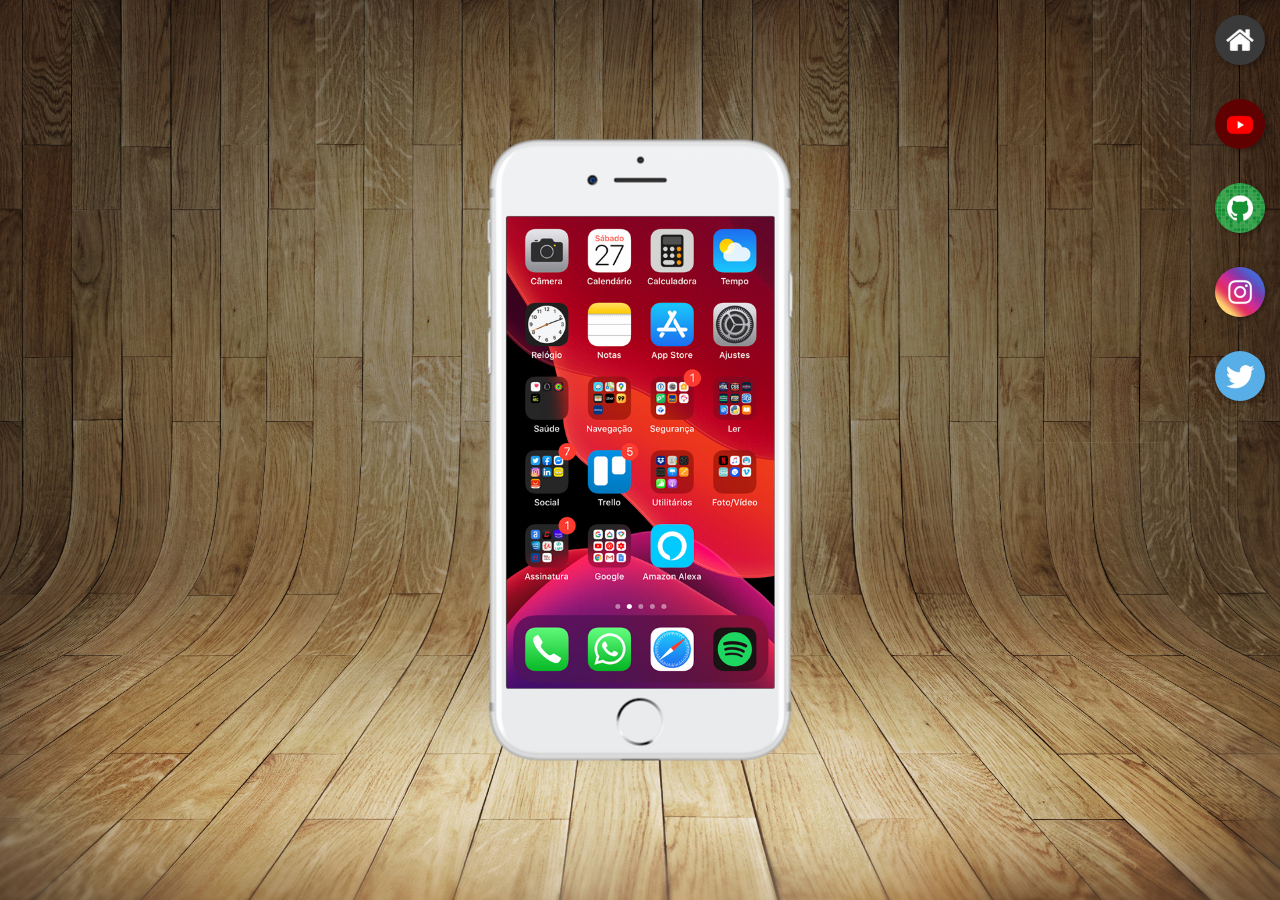
<file: index.html>
<!DOCTYPE html>
<html lang="pt-br">
<head>
    <meta charset="UTF-8">
    <meta name="viewport" content="width=device-width, initial-scale=1.0">
    <link rel="shortcut icon" href="favicon.ico" type="image/x-icon">
    <link rel="stylesheet" href="estilos/style.css">
    <title>Projeto Redes Sociais</title>
</head>
<body>

    <main>

        <section id="telefone">
            <iframe src="home.html" name="tela" id="tela" frameborder="0">
                o seu navegador nao e compativel com iframes
            </iframe>
        </section>

        <section id="redes">
            
            <a href="home.html" target="tela"><img src="imagens/logo-home.jpg" alt="home"></a> <br>
            <a href="youtube.html" target="tela"><img src="imagens/logo-youtube.jpg" alt="youtube"></a> <br>
            <a href="github.html" target="tela"><img src="imagens/logo-github.jpg" alt="github"></a> <br>
            <a href="instagram.html" target="tela"><img src="imagens/logo-instagram.jpg" alt="instagram"></a> <br>
            <a href="twitter.html" target="tela"><img src="imagens/logo-twitter.jpg" alt="twitter"></a>

        </section>

    </main>

</body>
</html>
</file>
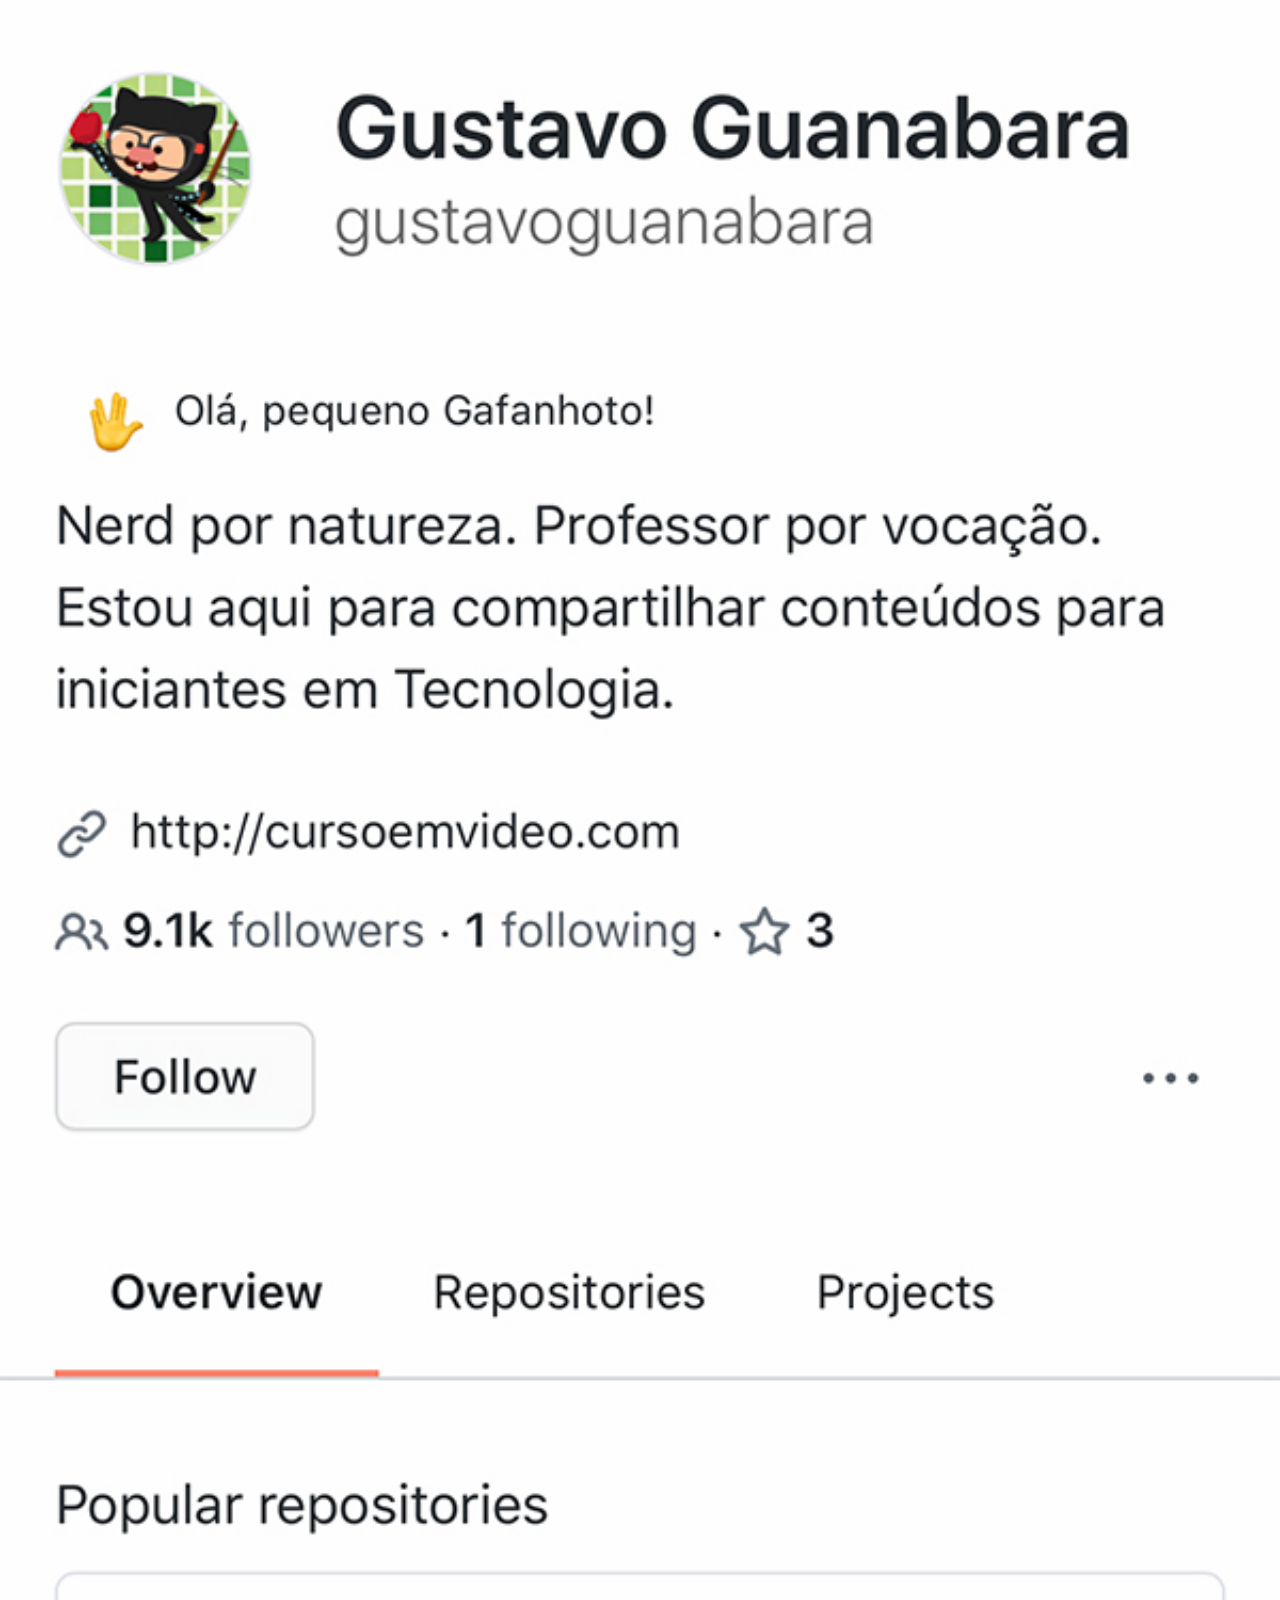
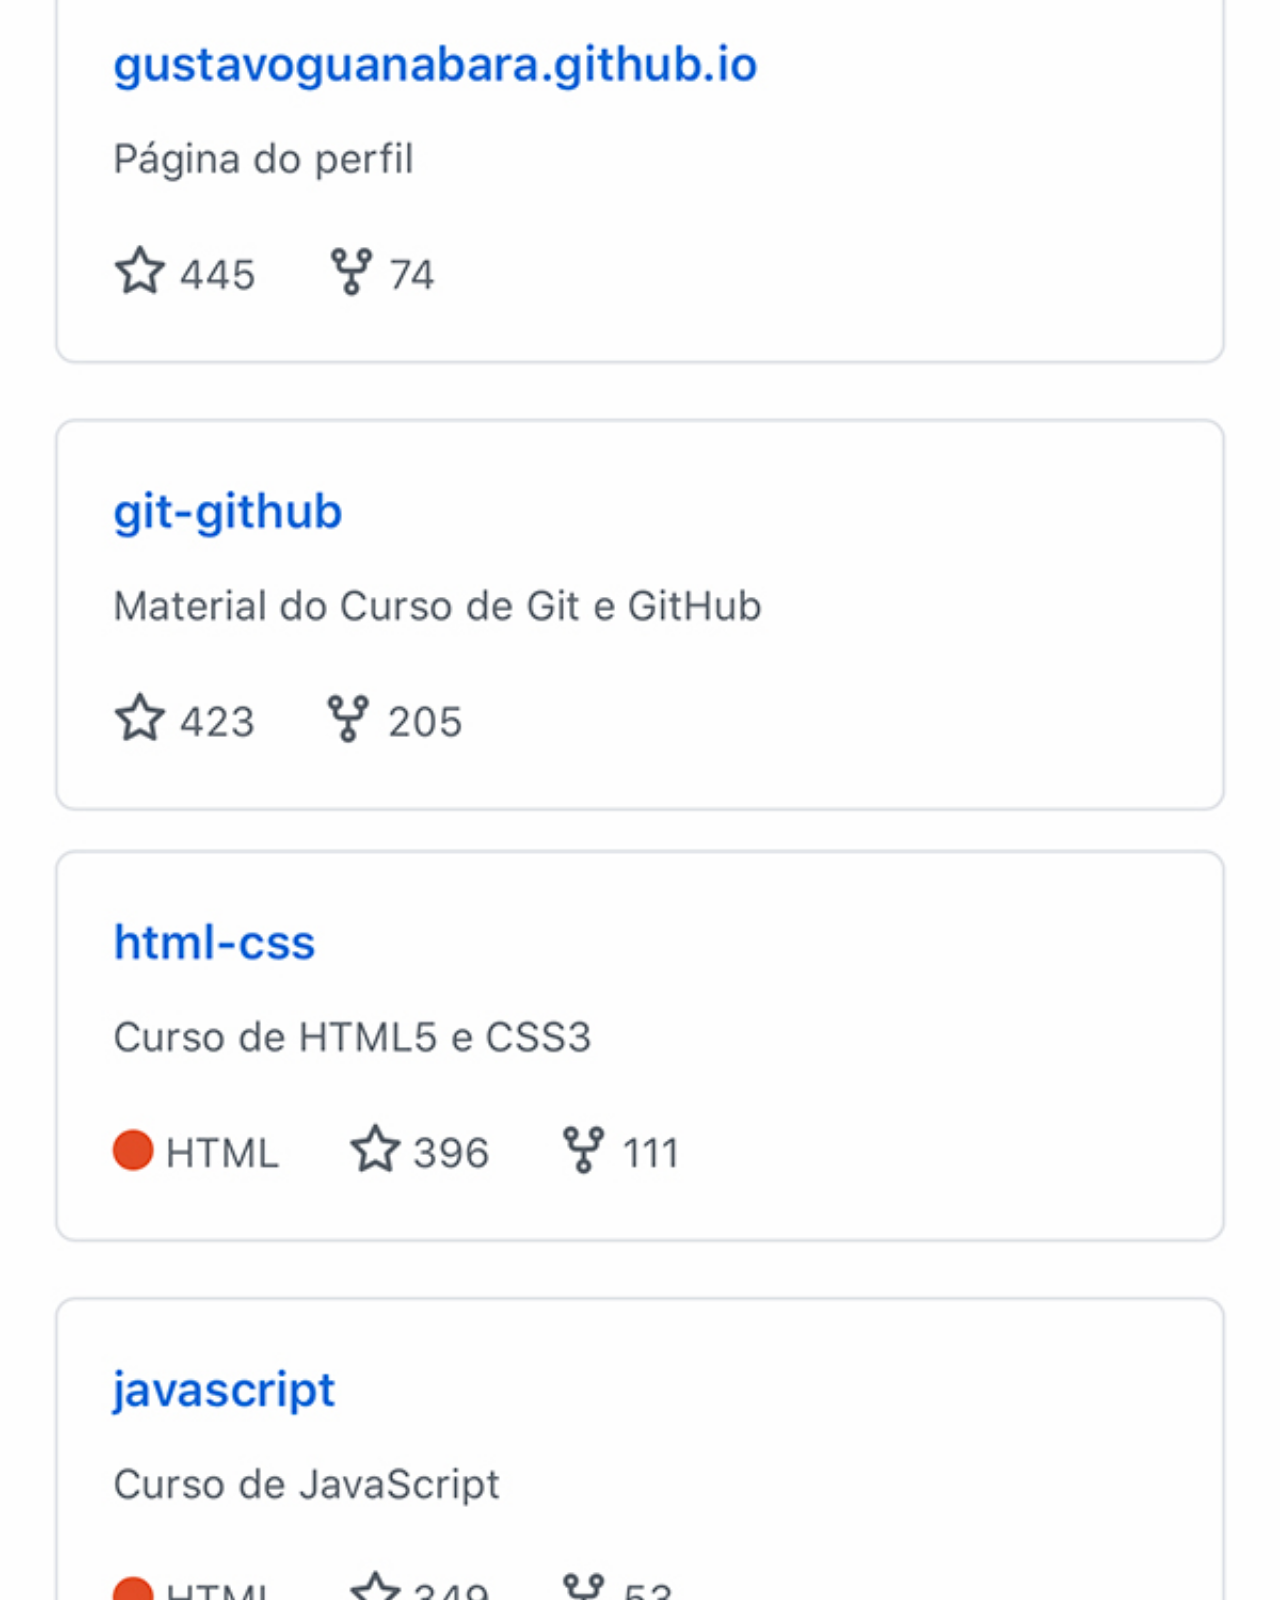
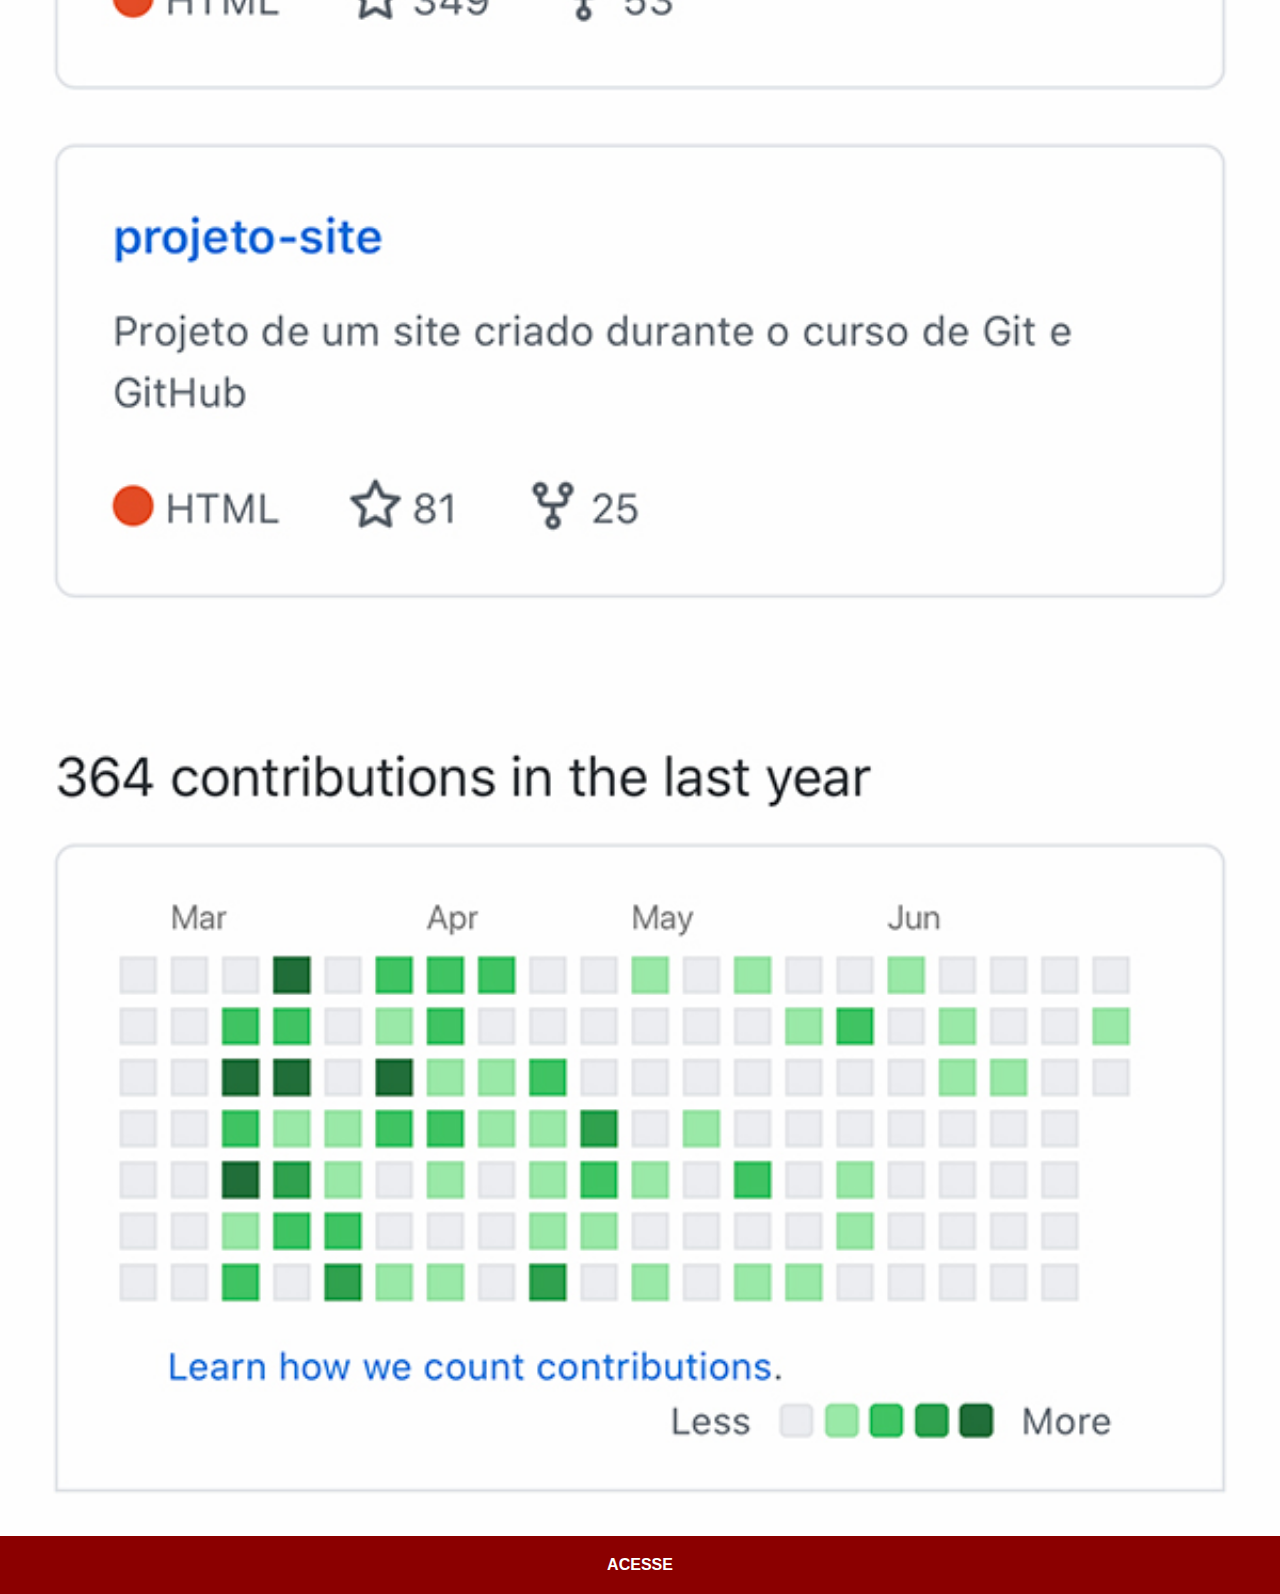
<file: github.html>
<!DOCTYPE html>
<html lang="pt-br">
<head>
    <meta charset="UTF-8">
    <meta name="viewport" content="width=device-width, initial-scale=1.0">
    <link rel="stylesheet" href="estilos/social.css">
    <title>Github</title>
</head>
<body>
    <img src="imagens/tela-github.jpg" alt="github">
    <a href="https://github.com/gustavoguanabara/" target="_blank">ACESSE</a>
</body>
</html>
</file>
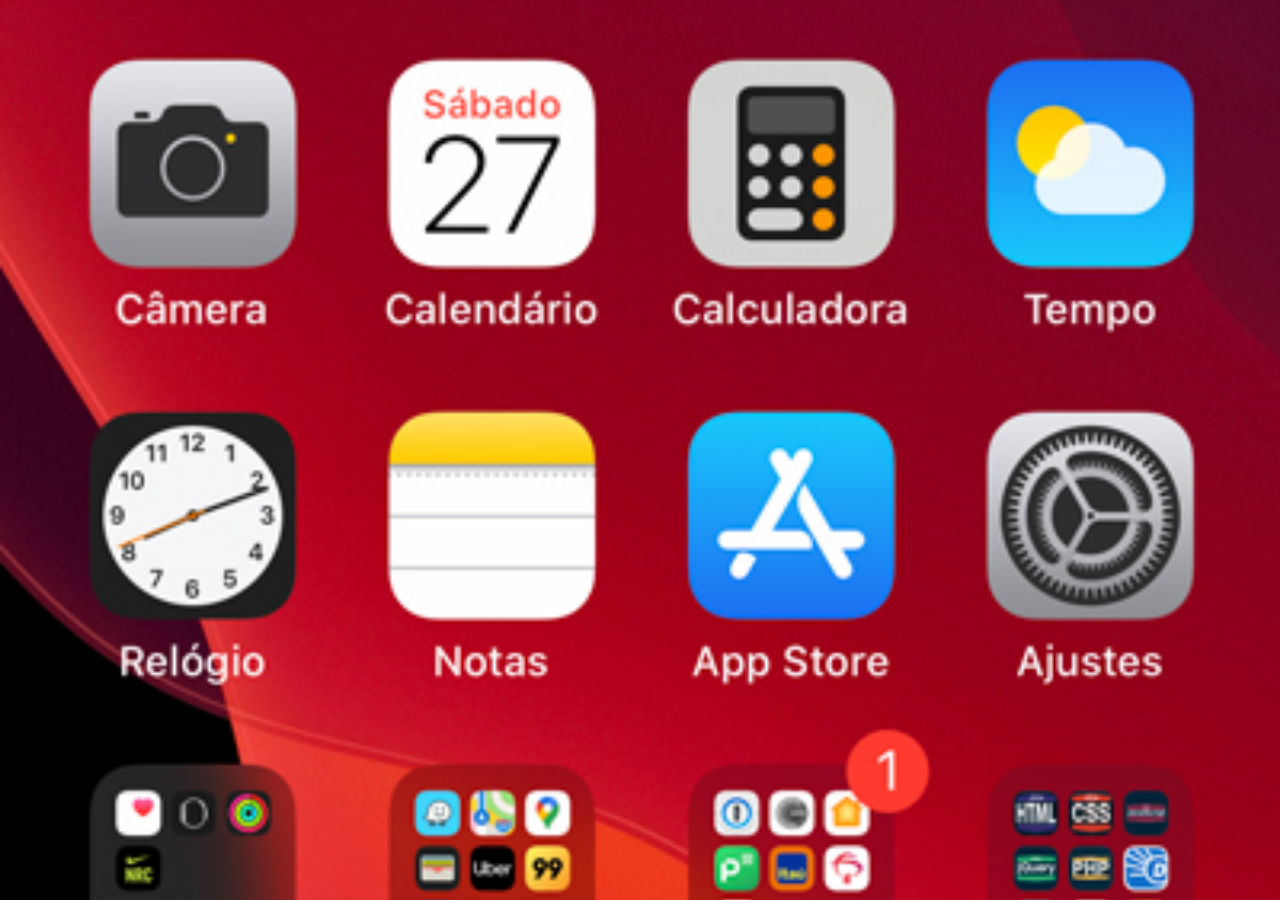
<file: home.html>
<!DOCTYPE html>
<html lang="pt-br">
<head>
    <meta charset="UTF-8">
    <meta name="viewport" content="width=device-width, initial-scale=1.0">
    <title>Home</title>
    <style>
        * {
            margin: 0px;
            padding: 0px;
        }

        body {
            width: 100vw;
            height: 100vh;
            background: black url(imagens/tela-home.jpg) no-repeat top center;
            background-size: cover;
            
        }


    </style>
</head>
<body>
    
</body>
</html>
</file>
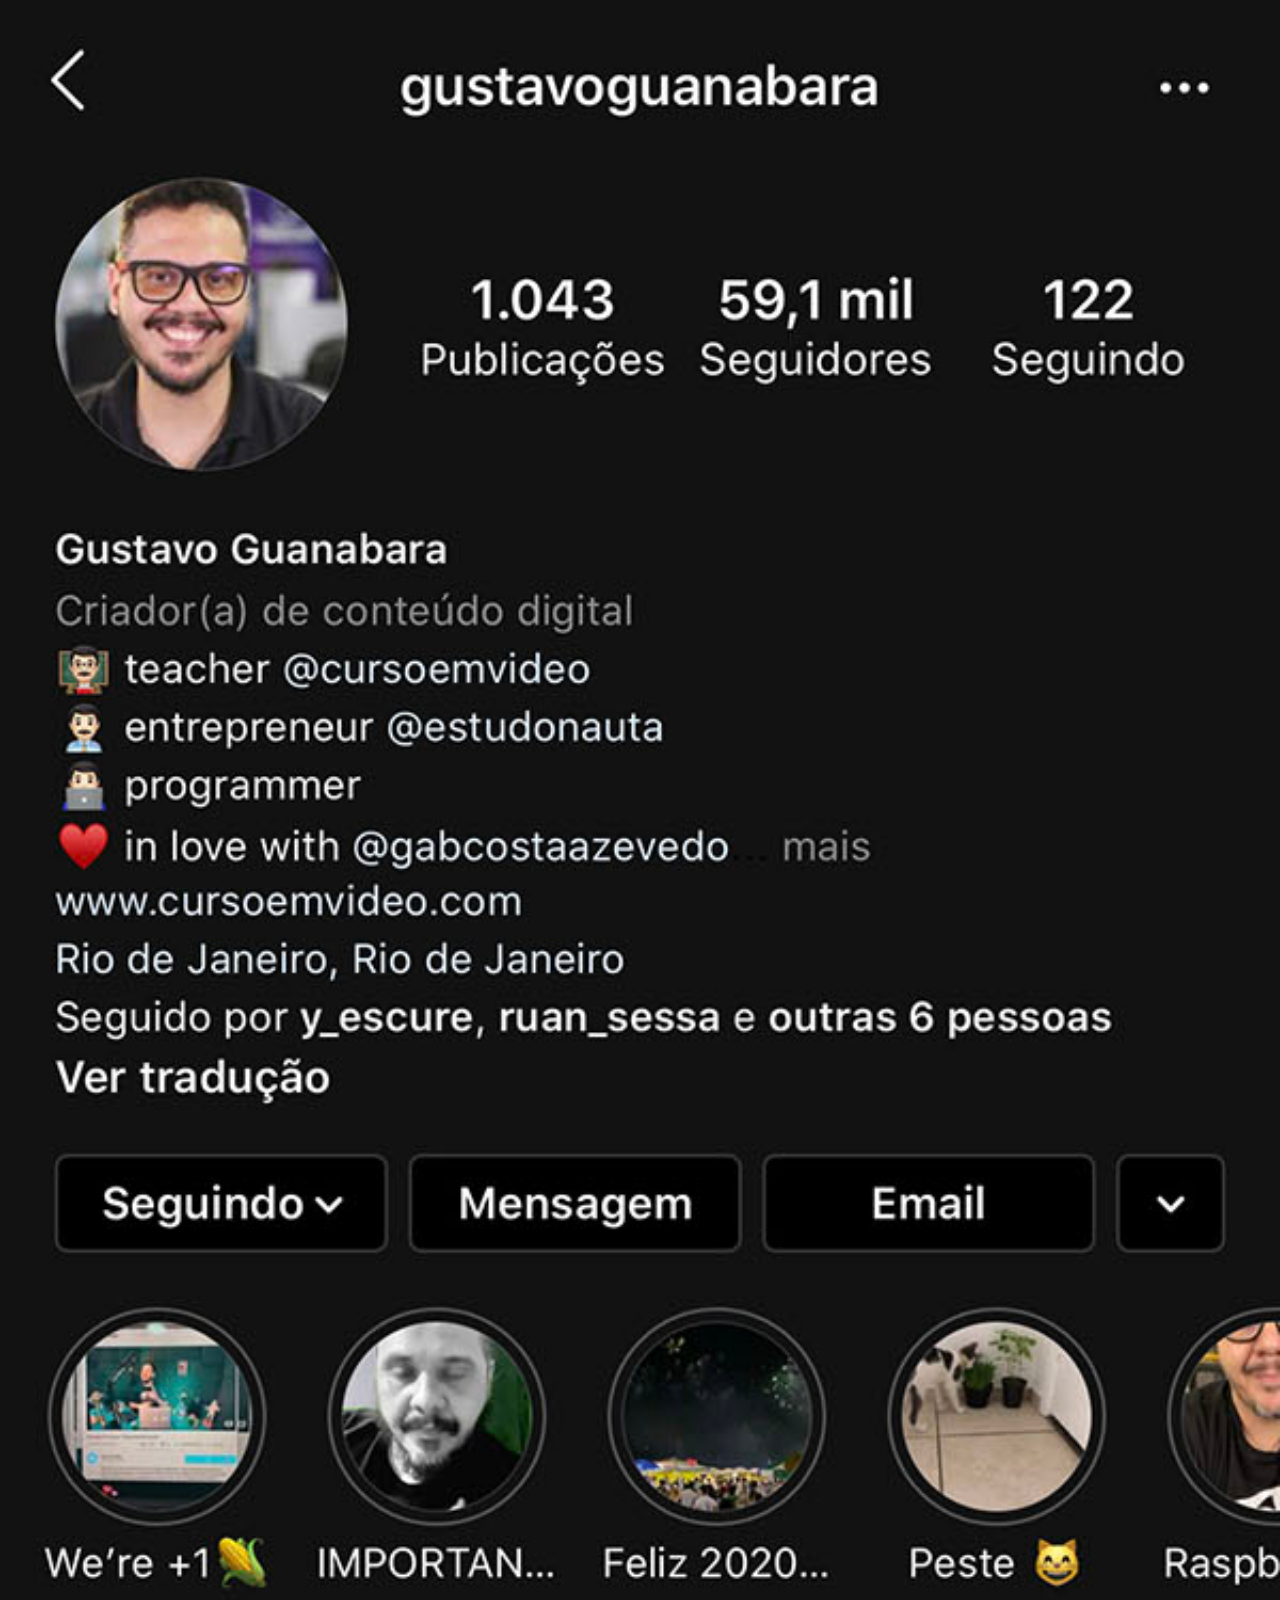
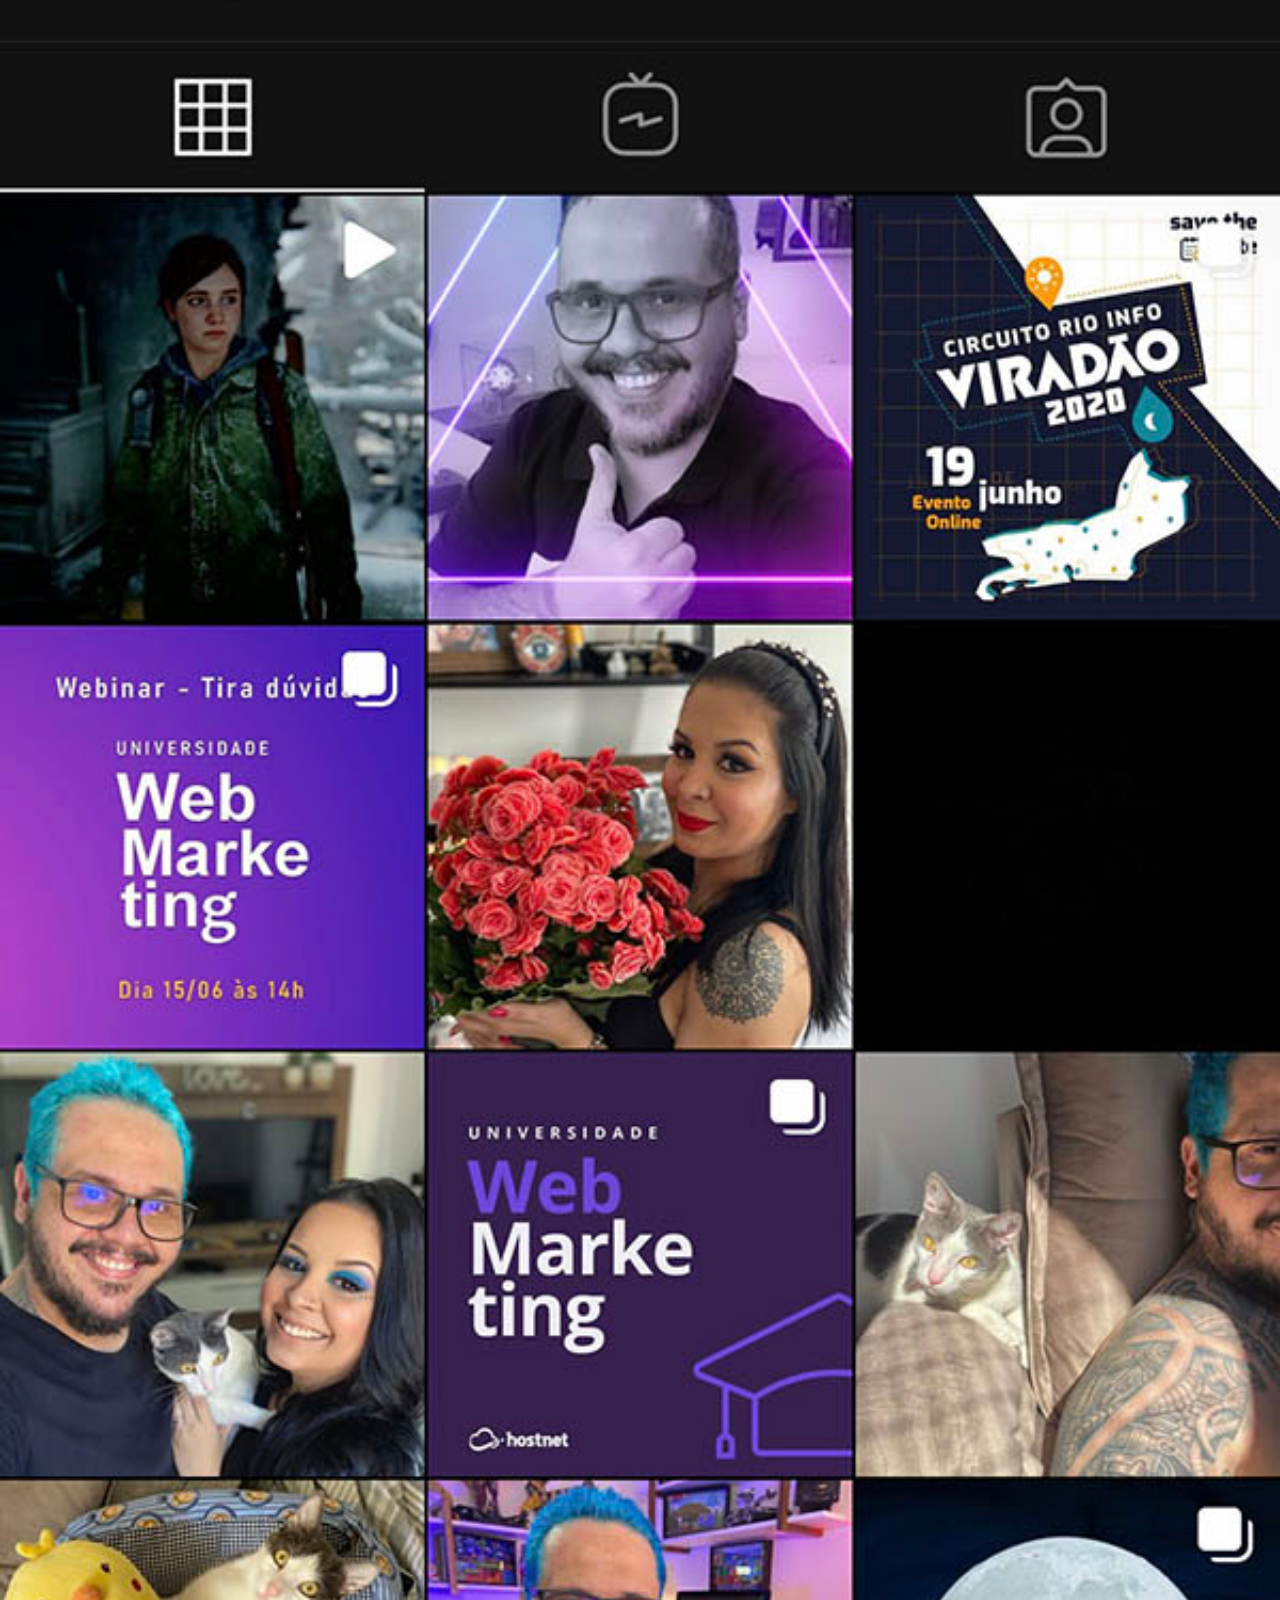
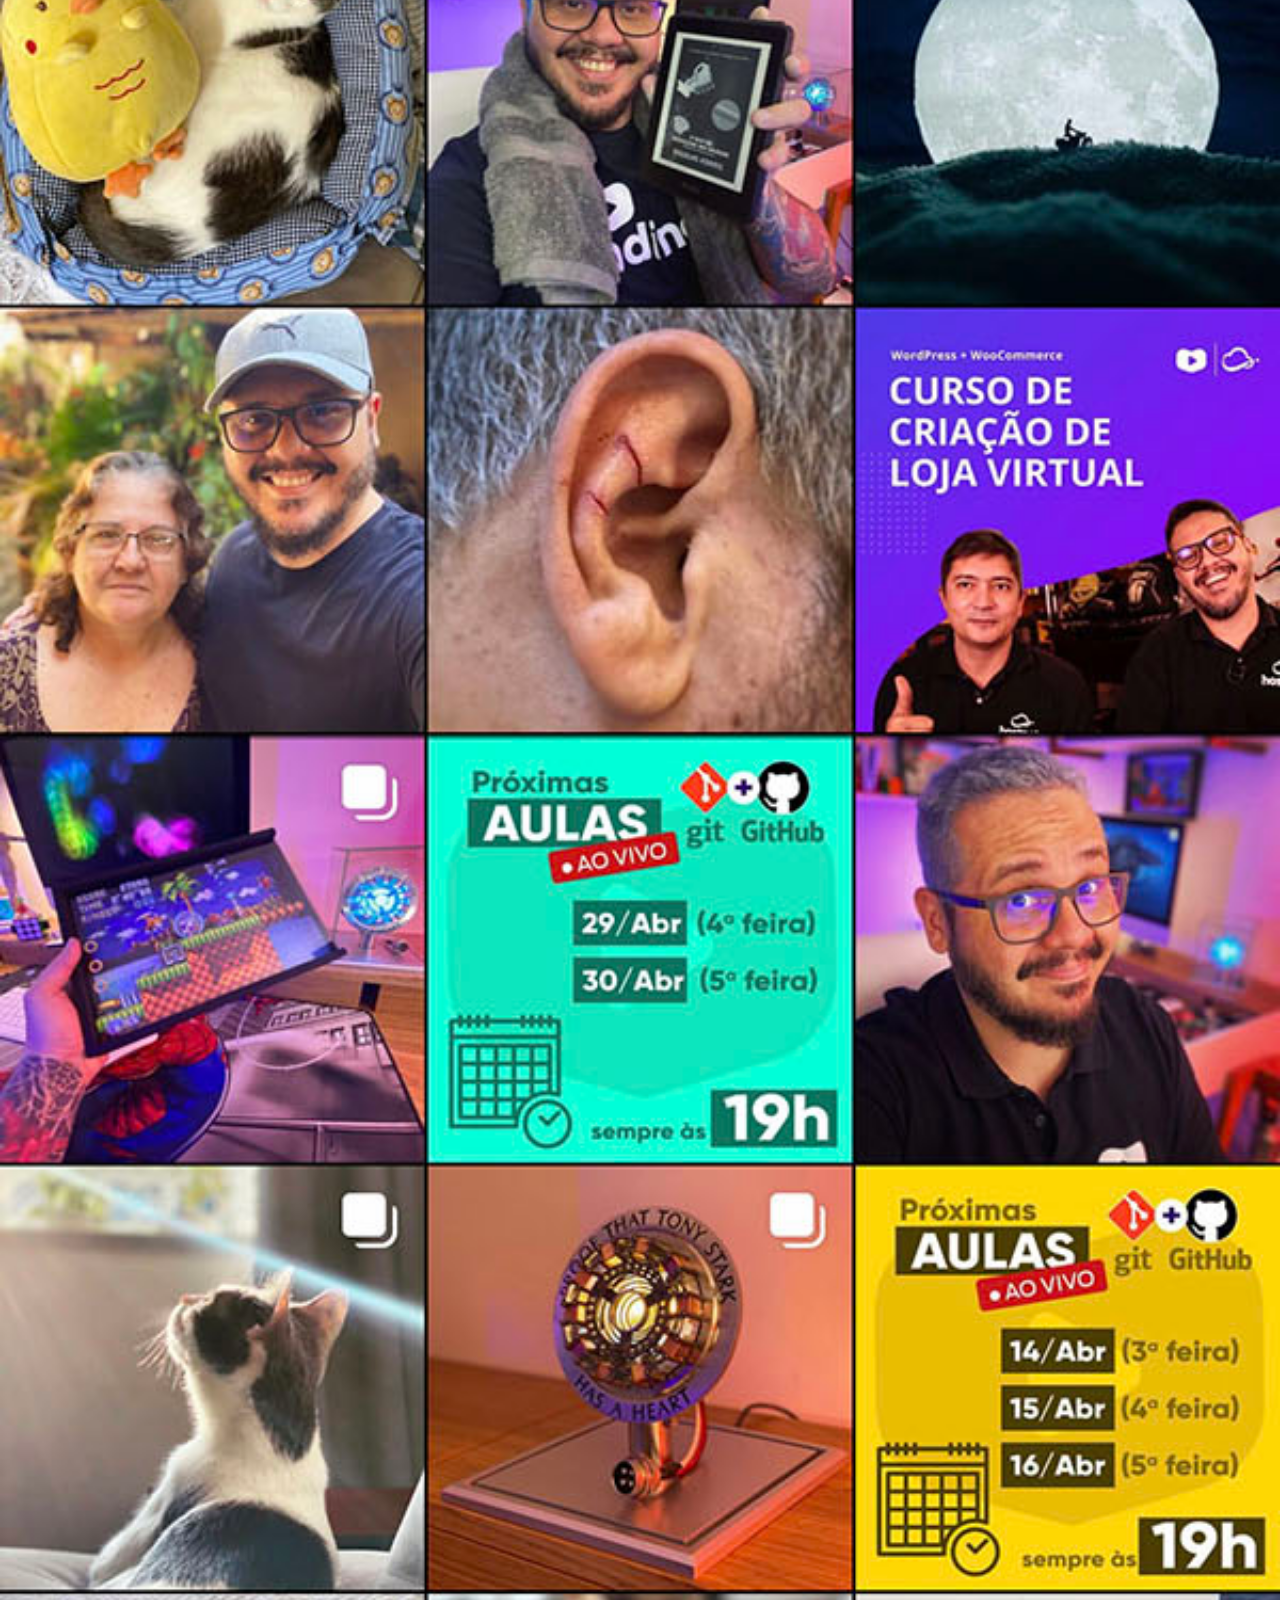
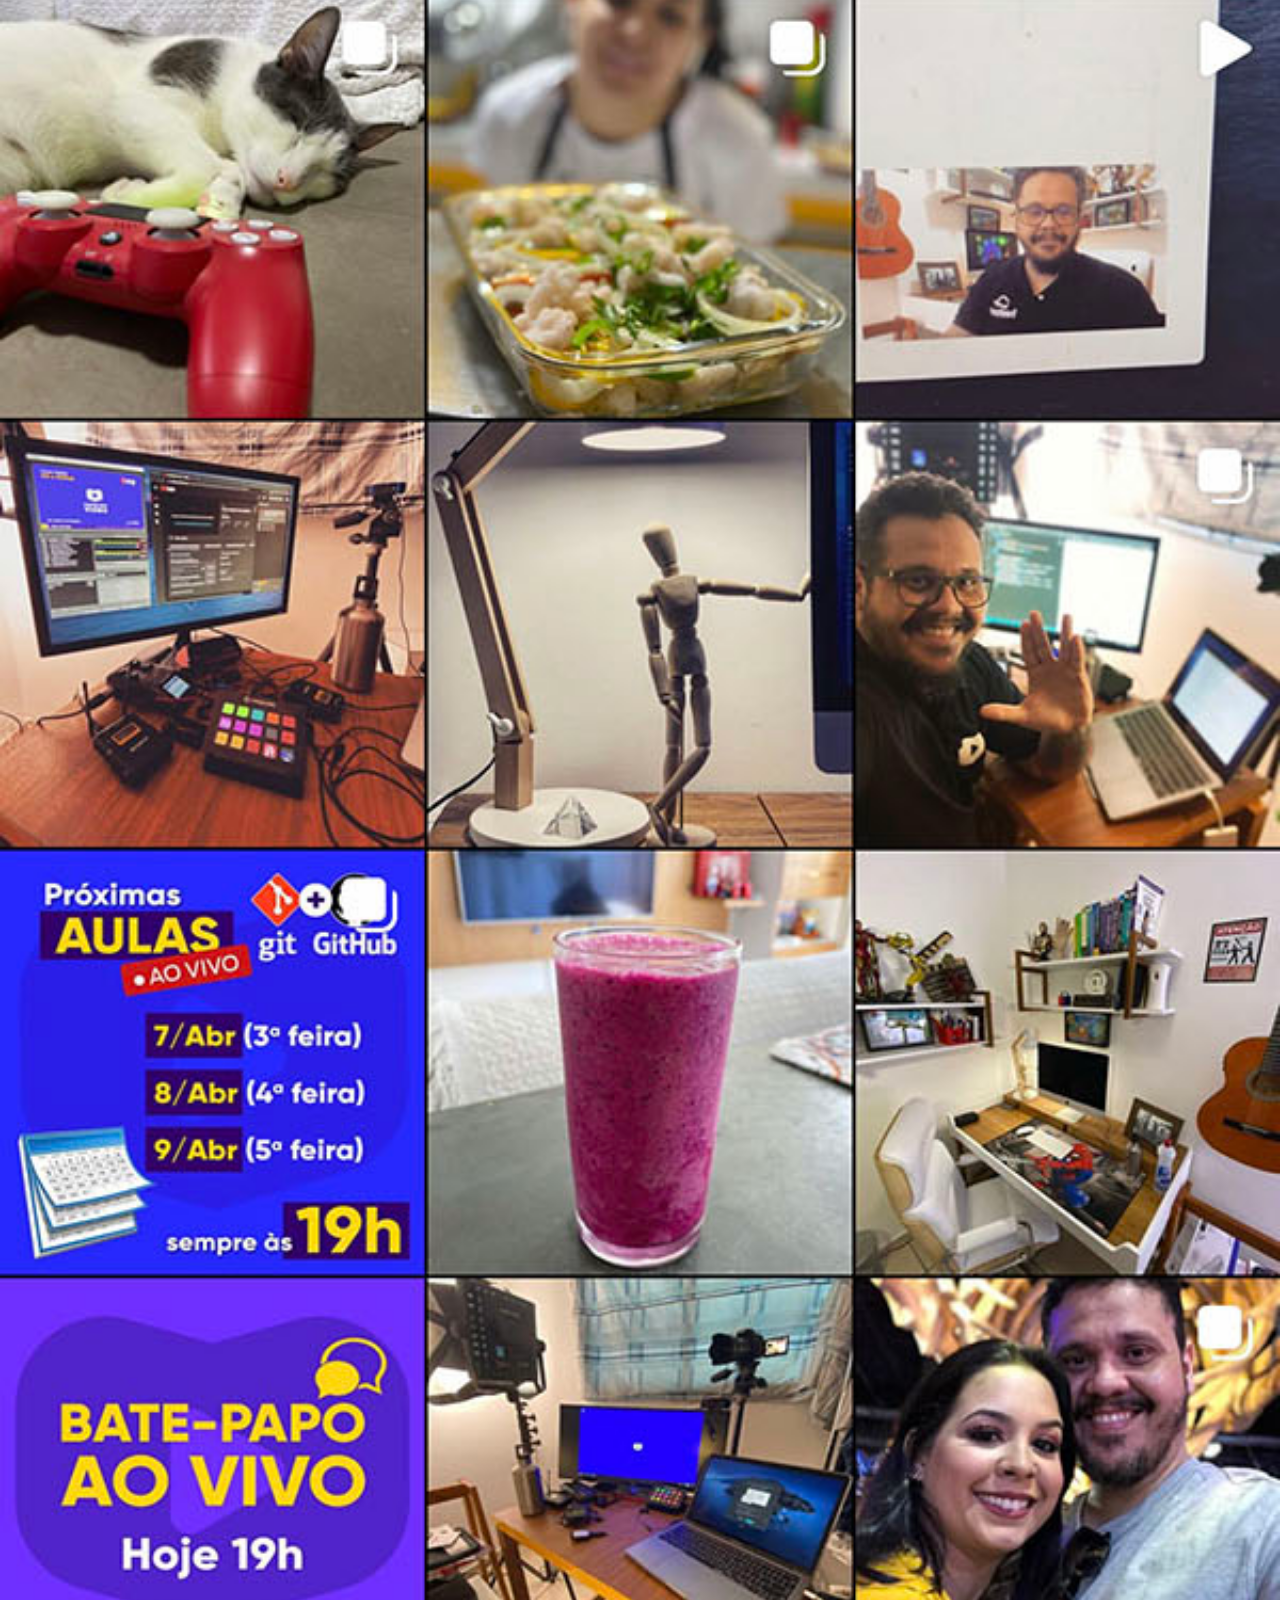
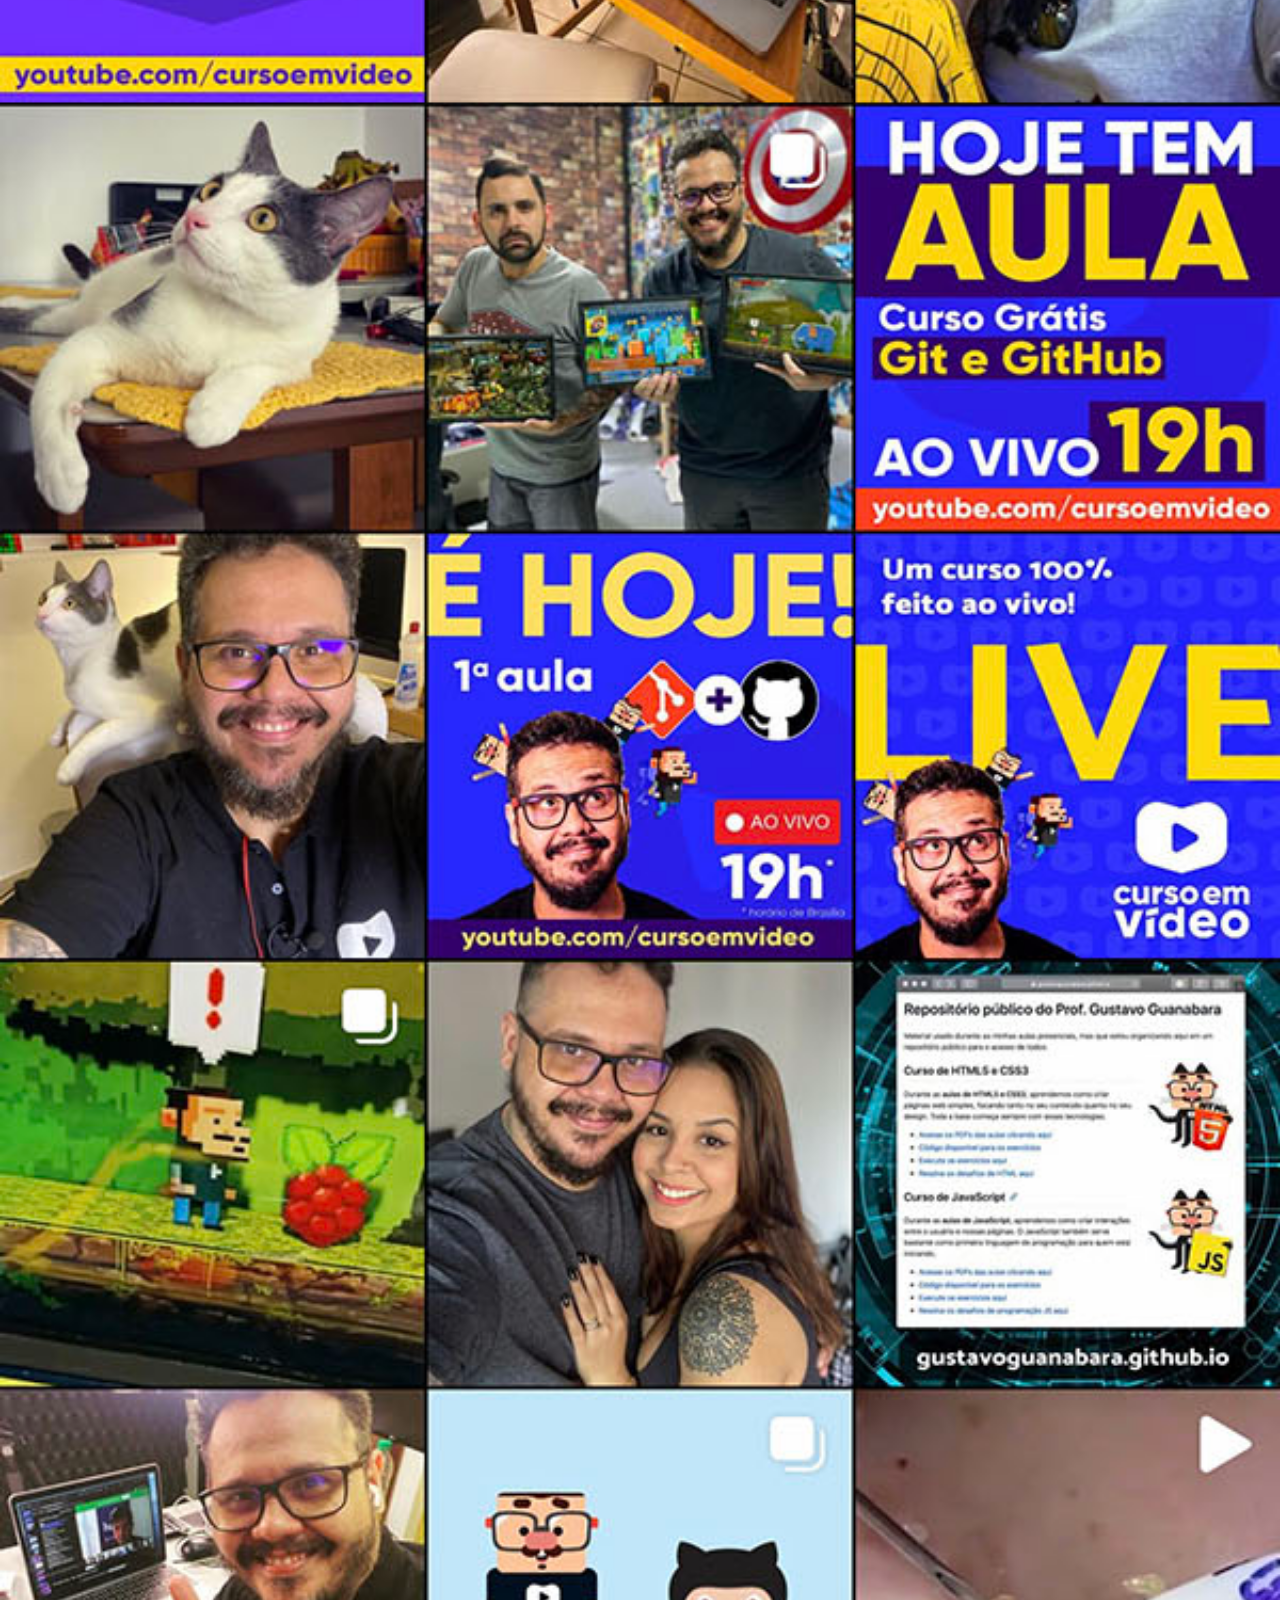
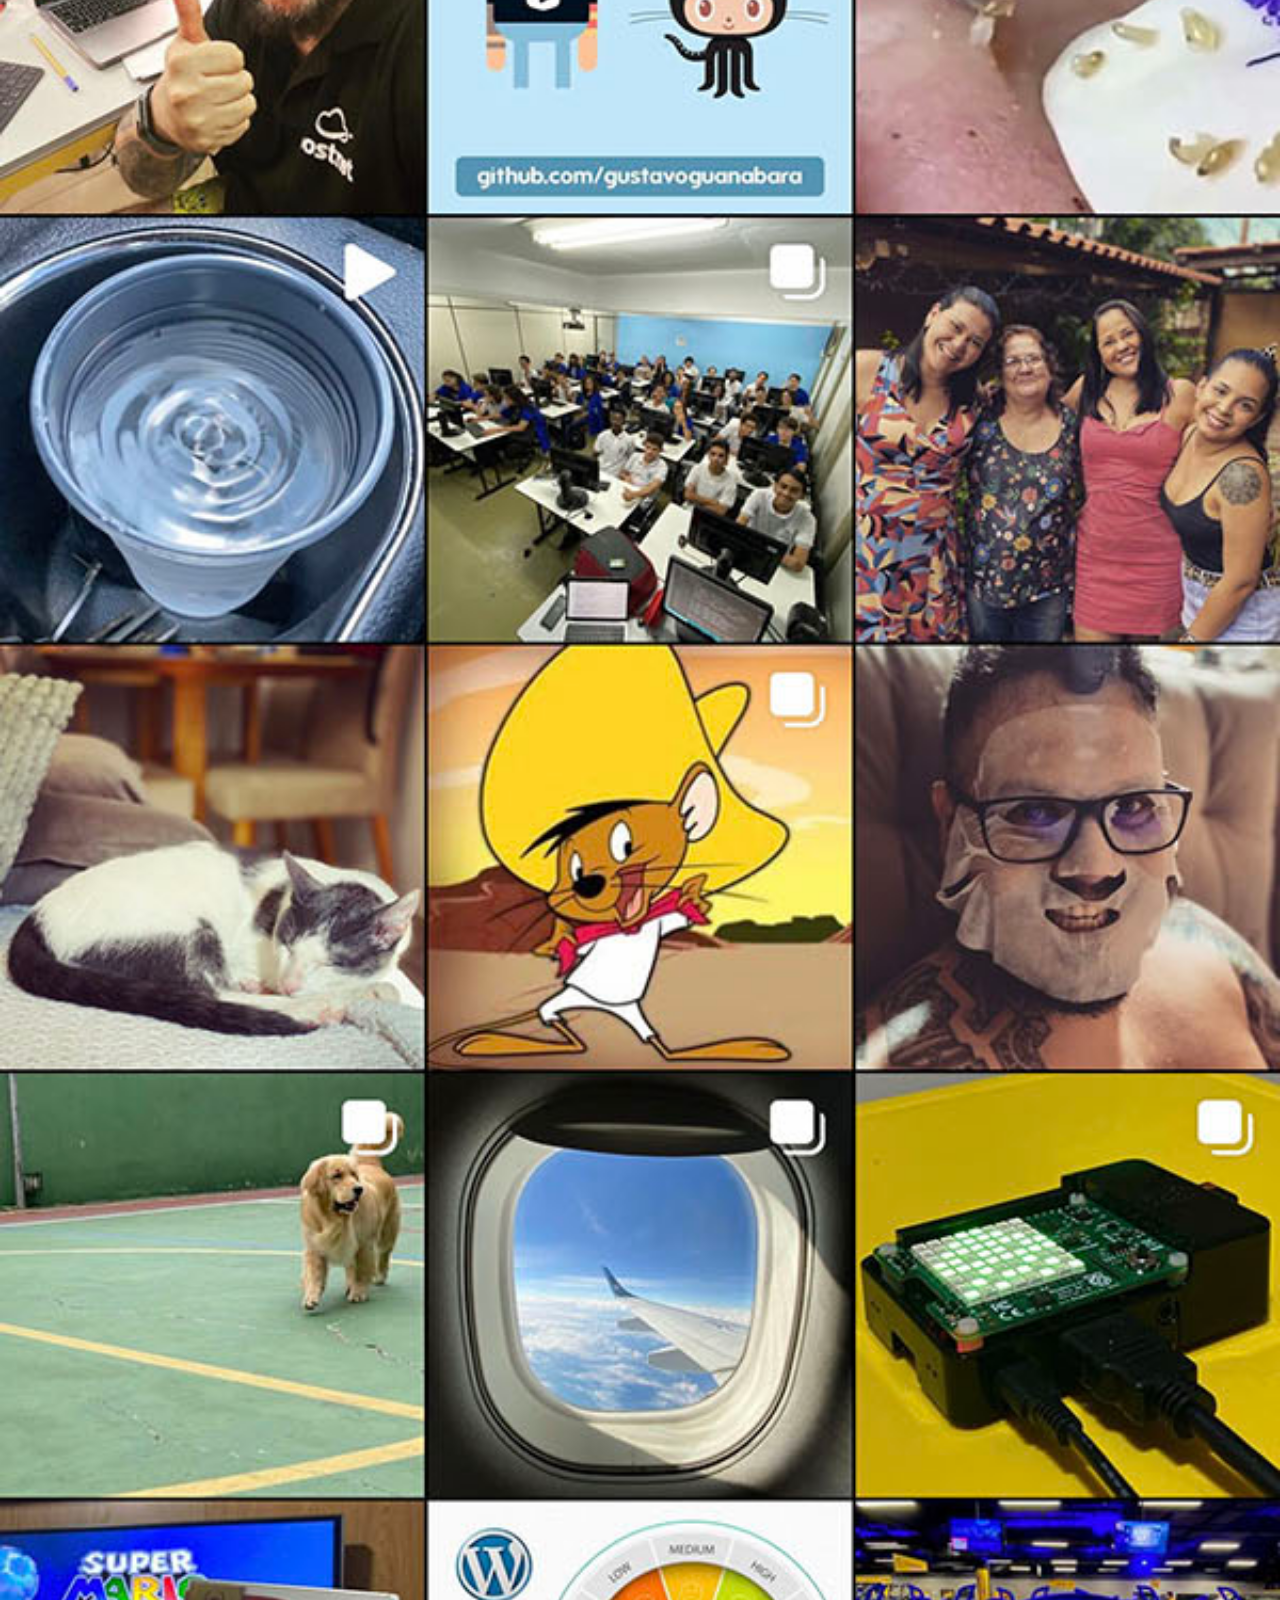
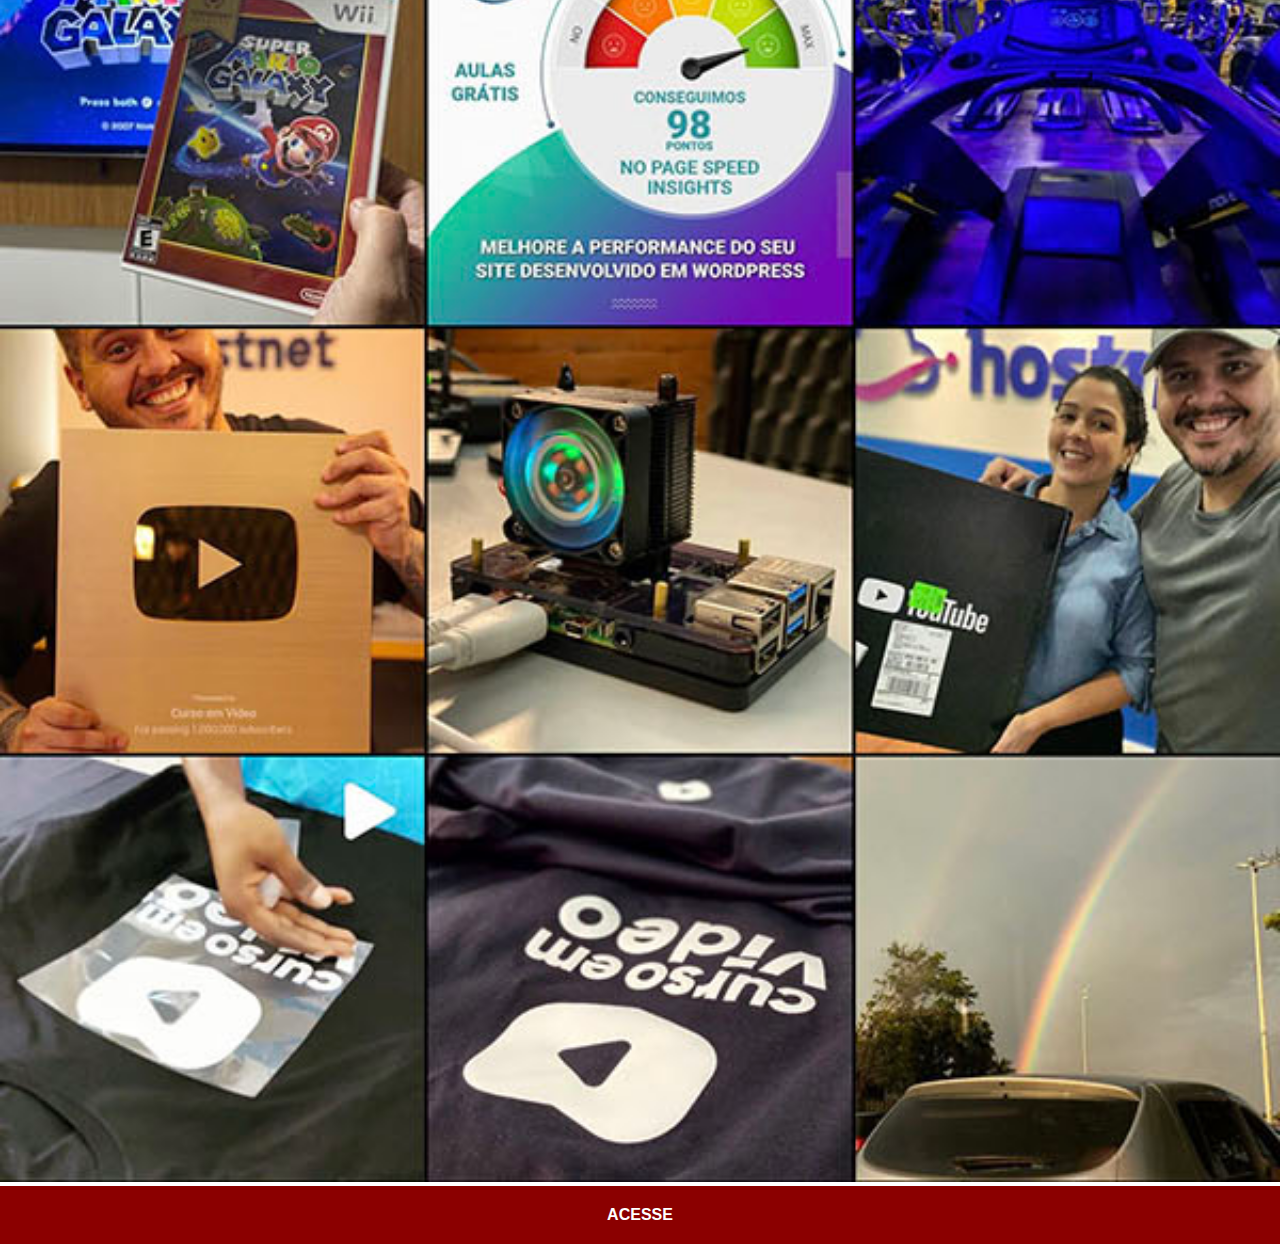
<file: instagram.html>
<!DOCTYPE html>
<html lang="pt-br">
<head>
    <meta charset="UTF-8">
    <meta name="viewport" content="width=device-width, initial-scale=1.0">
    <link rel="stylesheet" href="estilos/social.css">
    <title>Instagram</title>
</head>
<body>
    <img src="imagens/tela-instagram.jpg" alt="instagram">
    <a href="https://www.instagram.com/gustavoguanabara/" target="_blank">ACESSE</a>
</body>
</html>
</file>
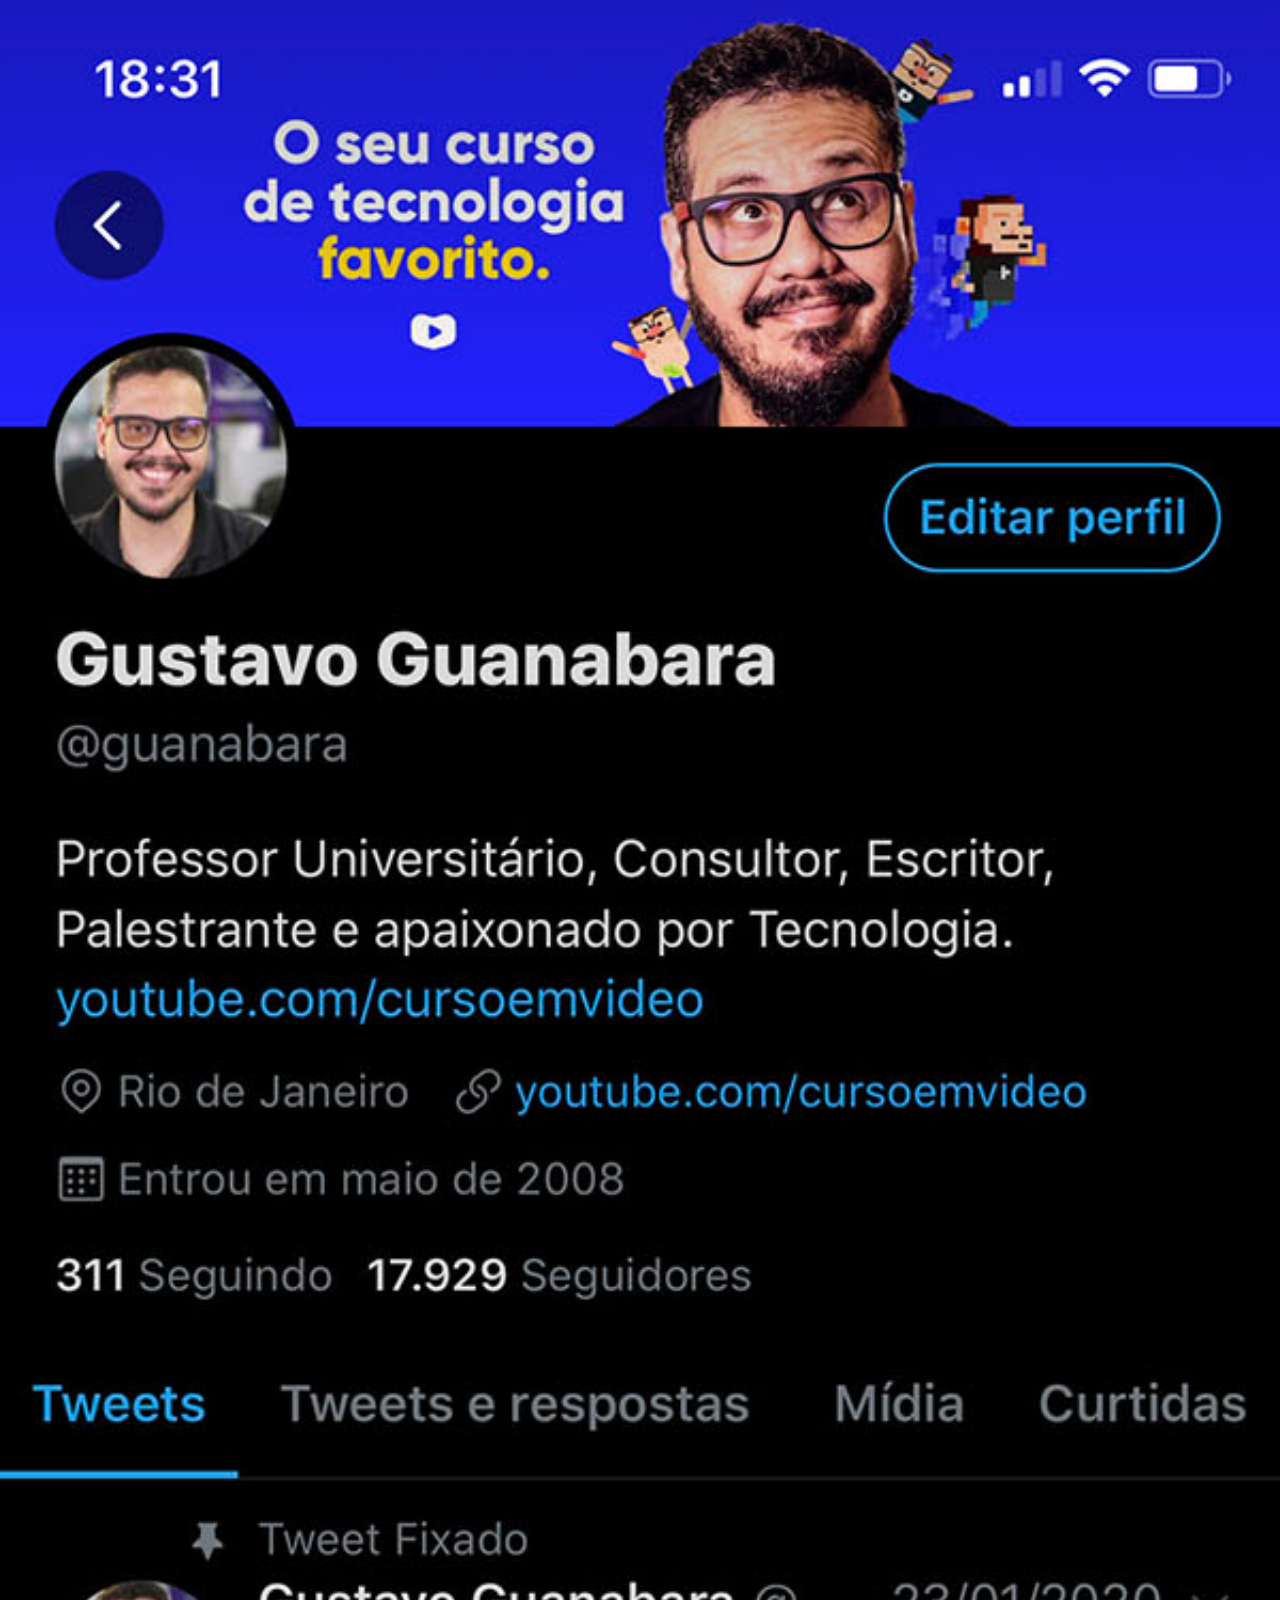
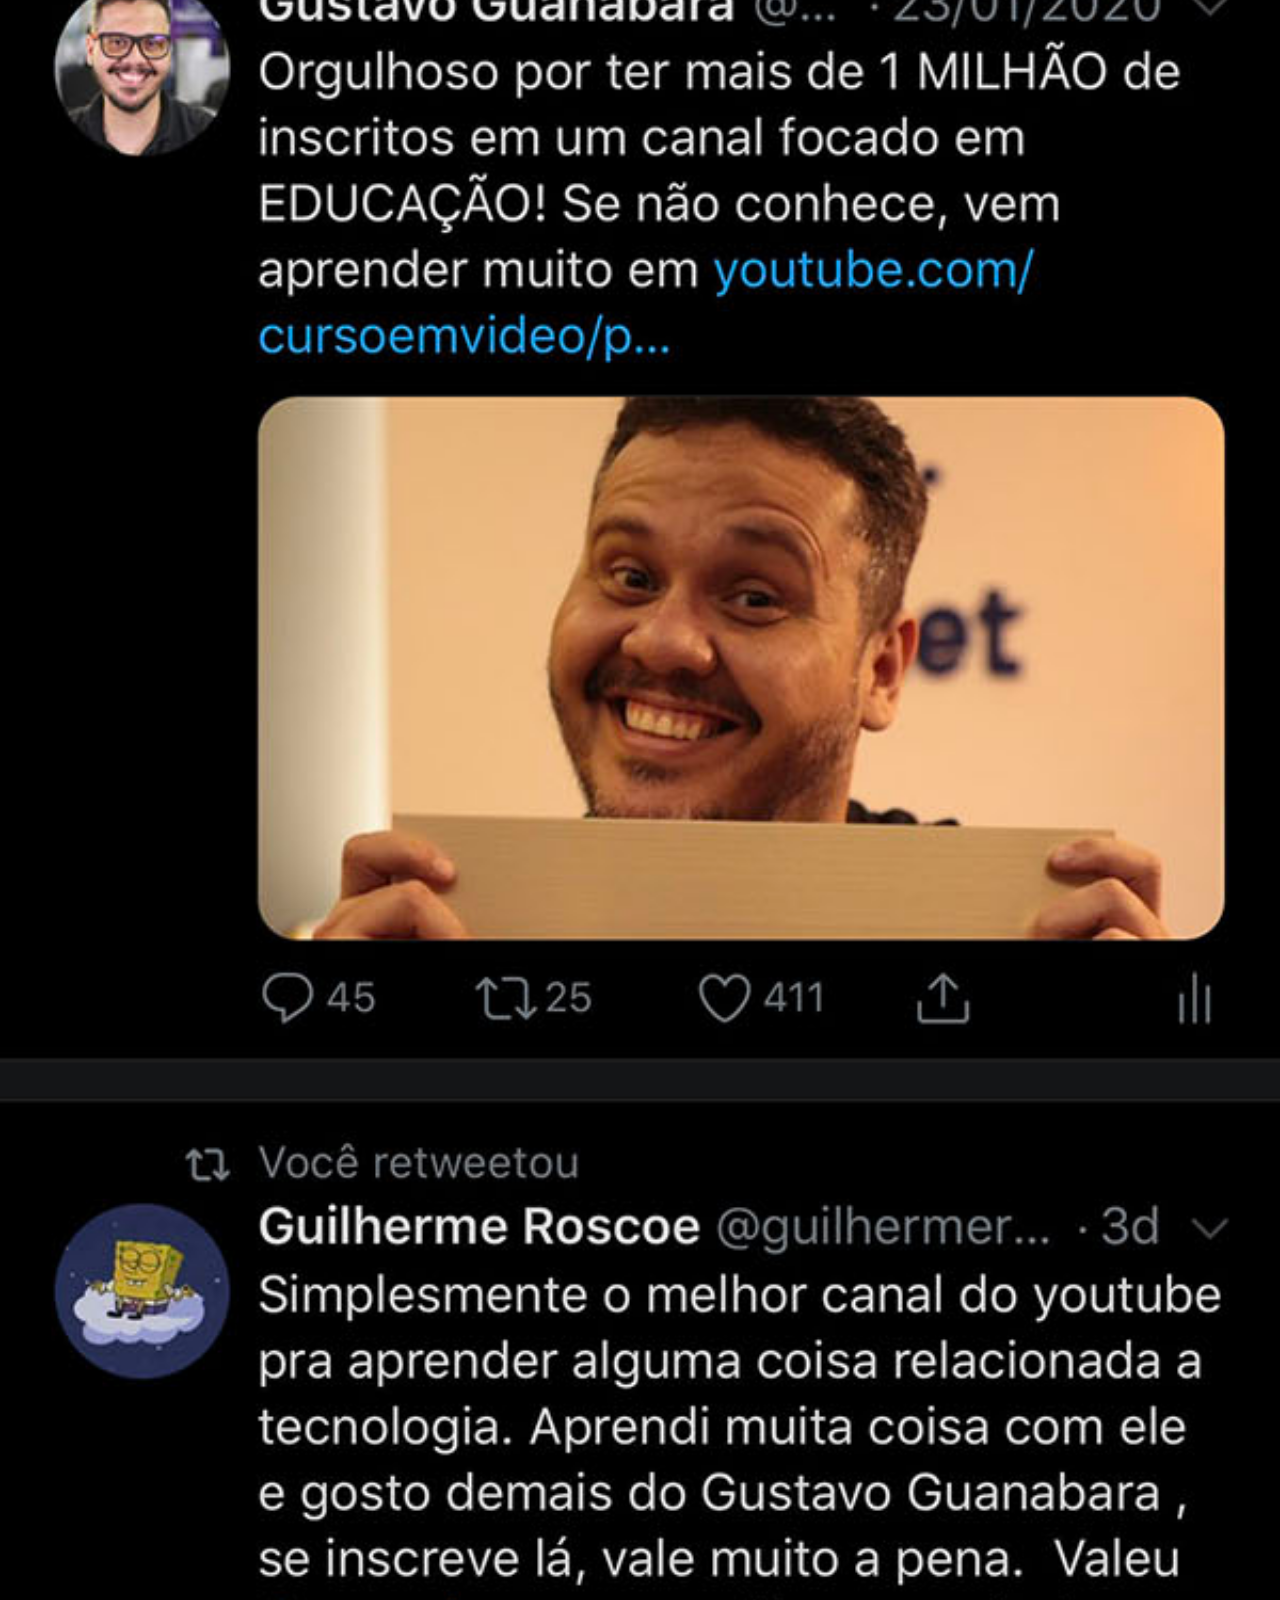
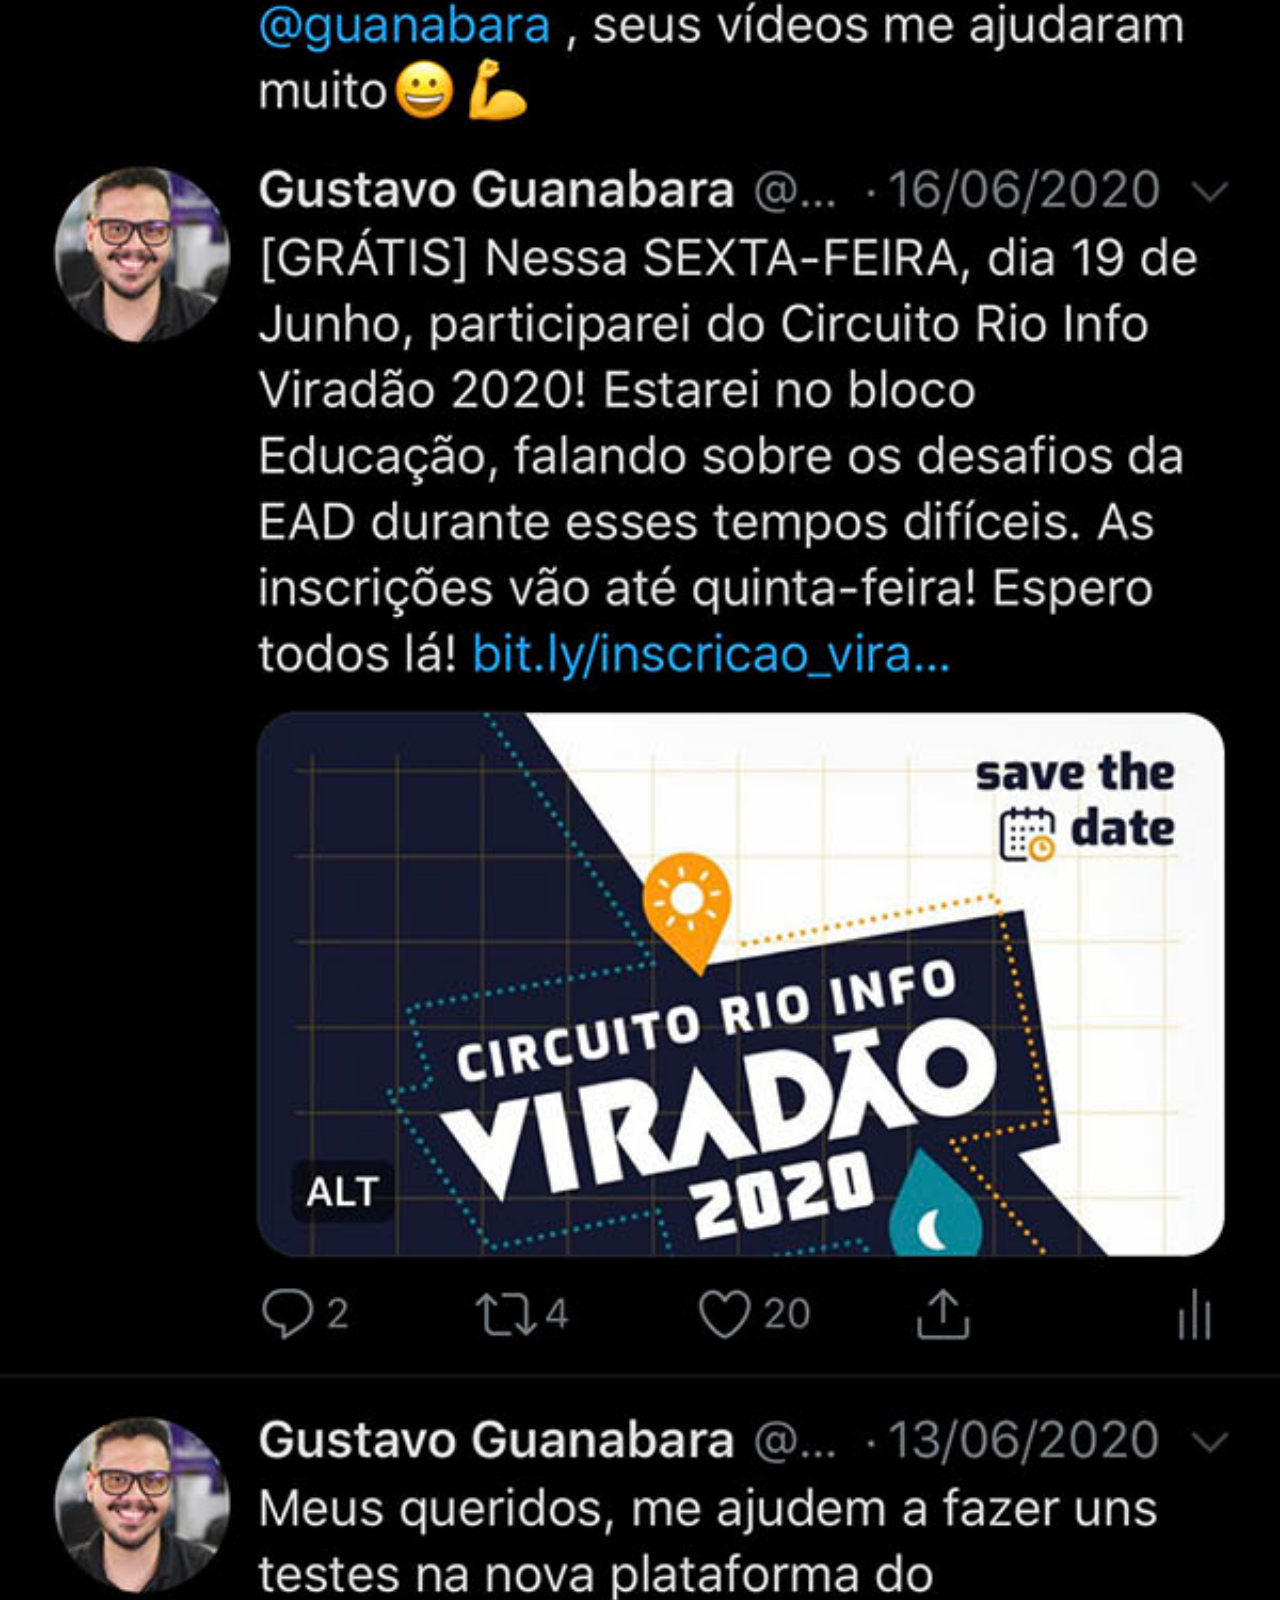
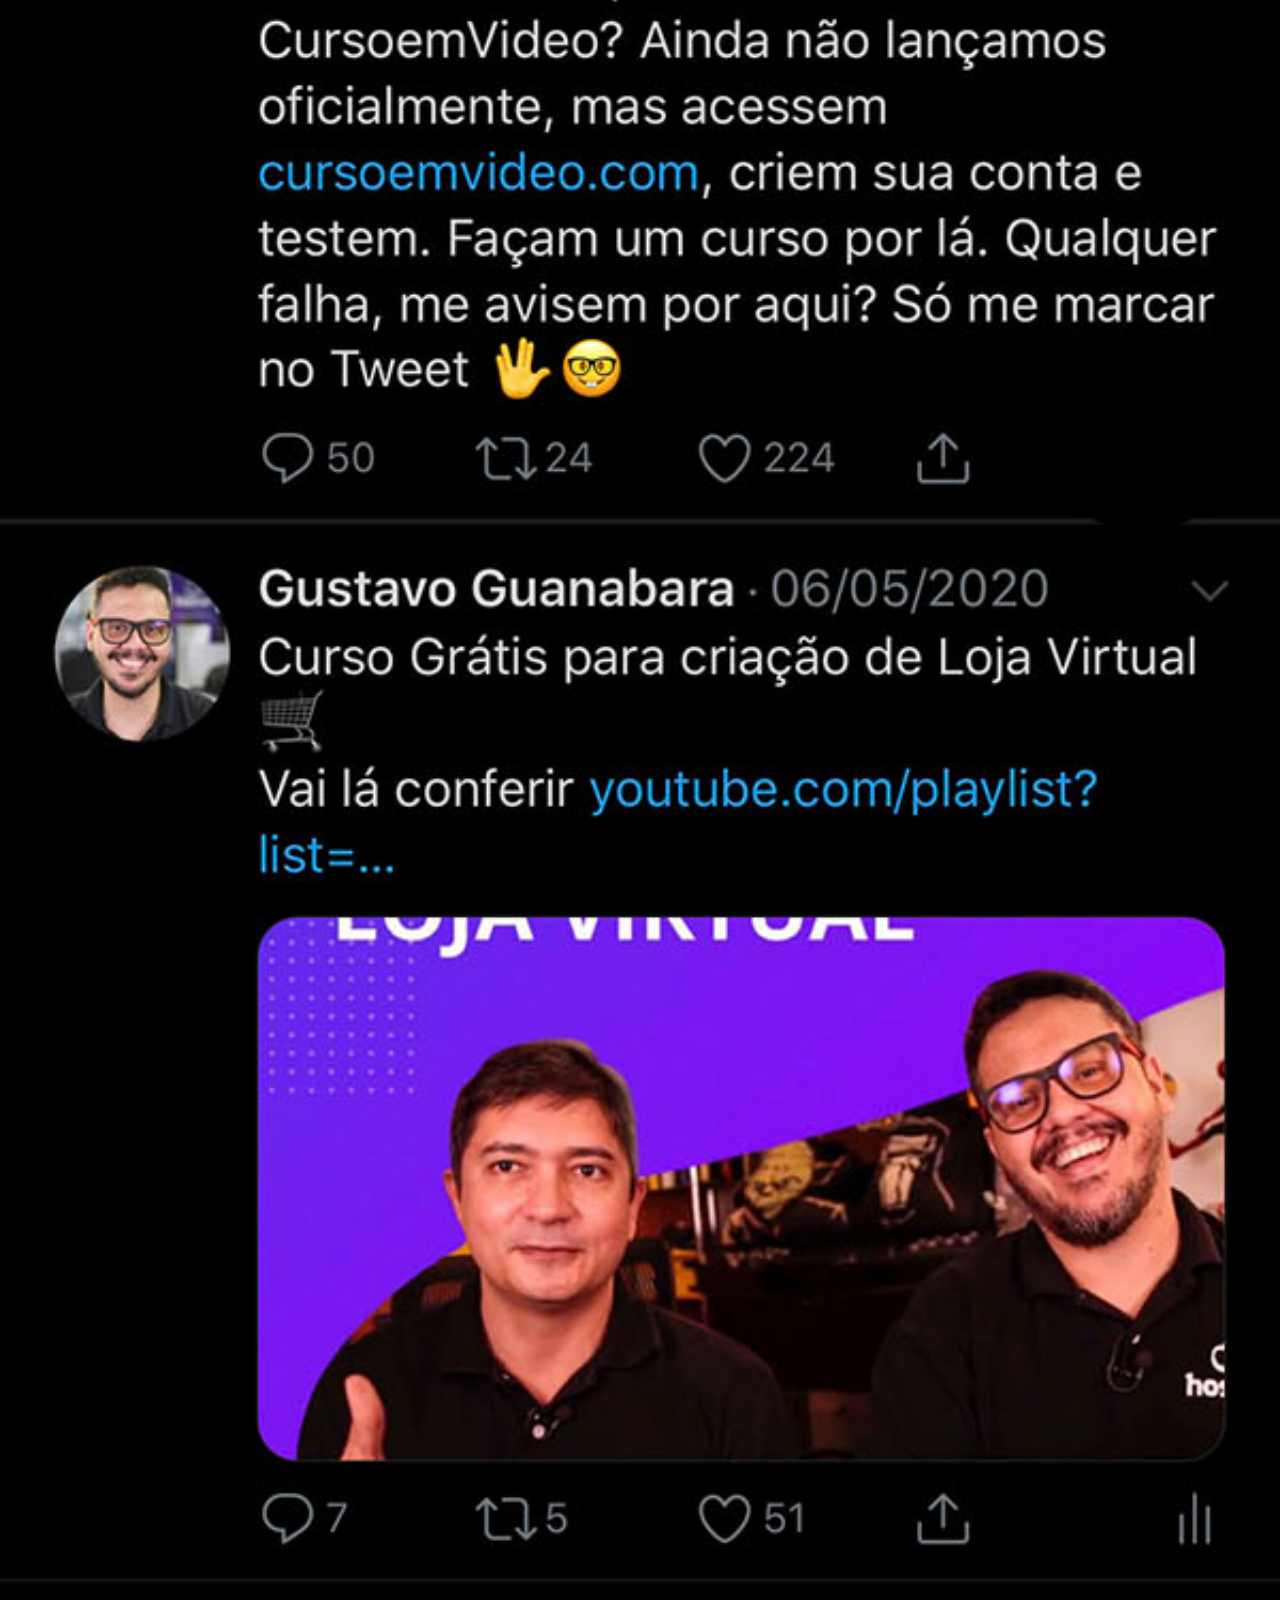
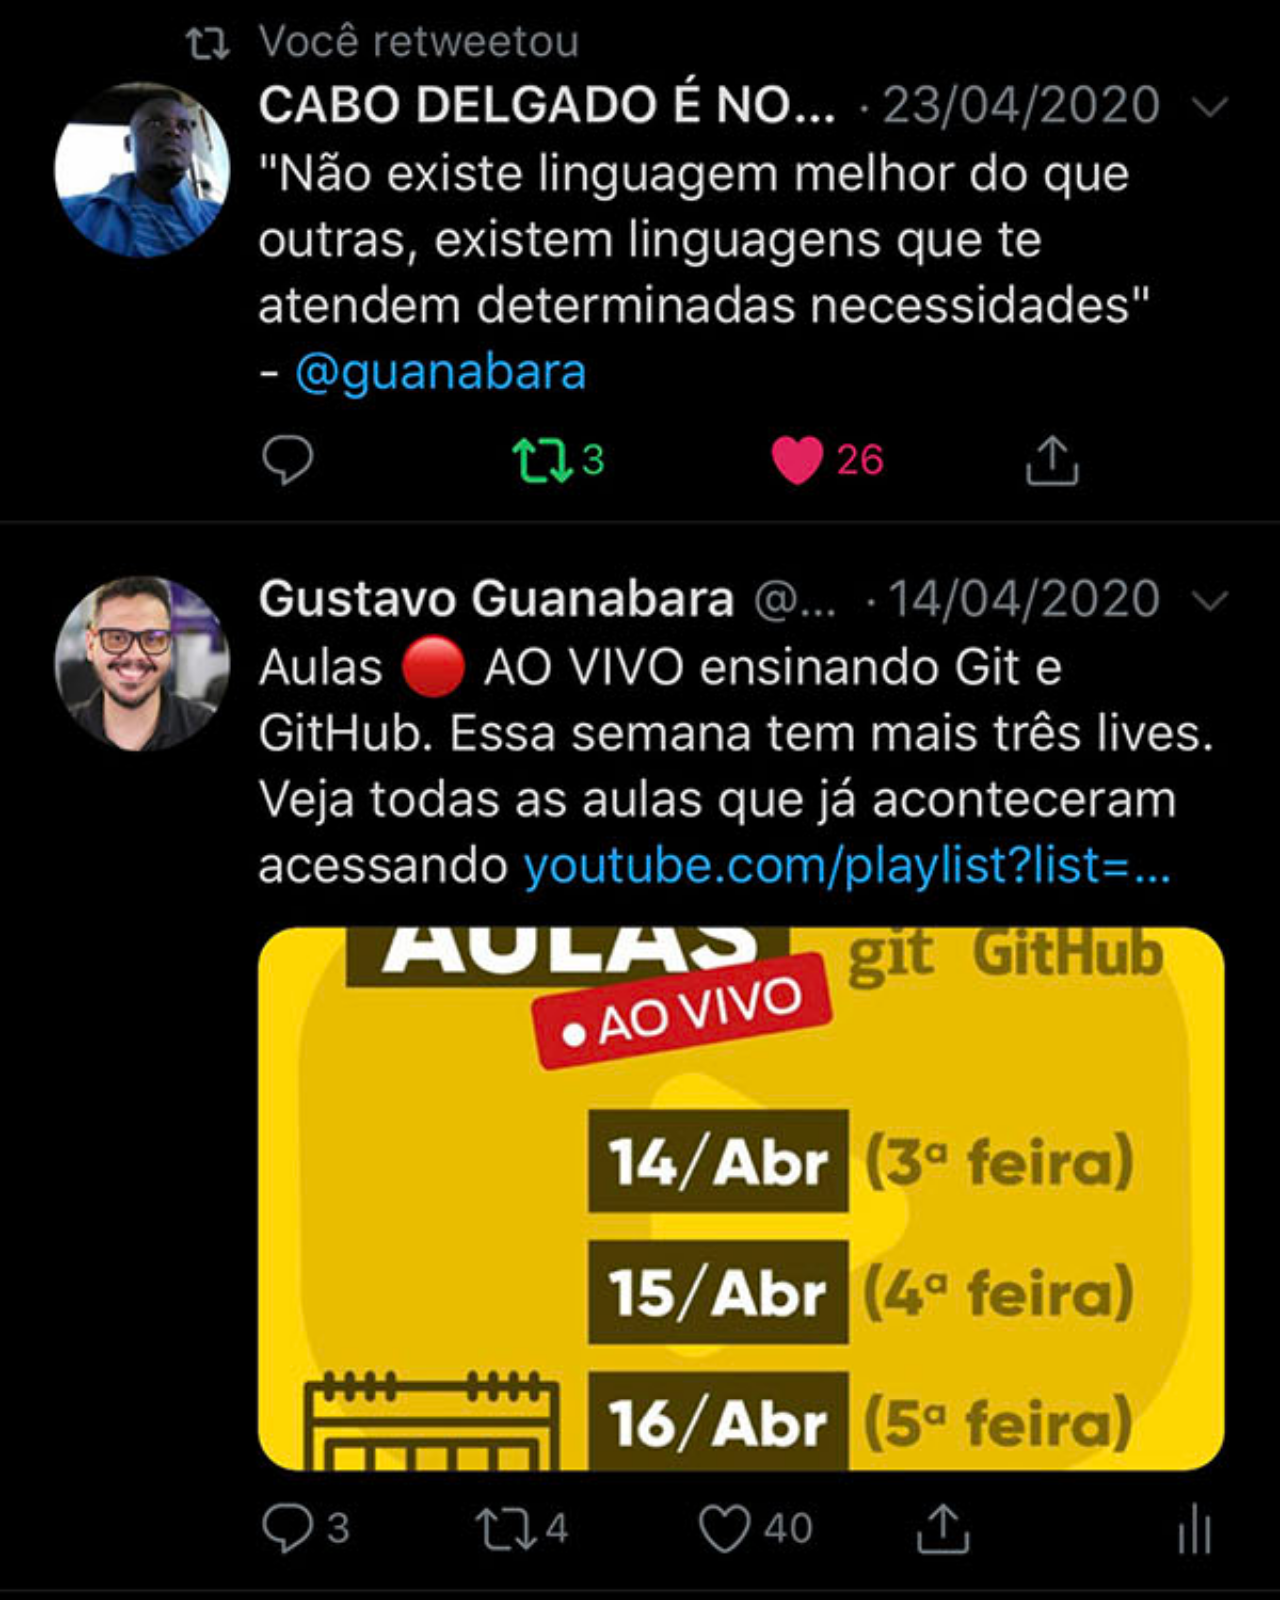
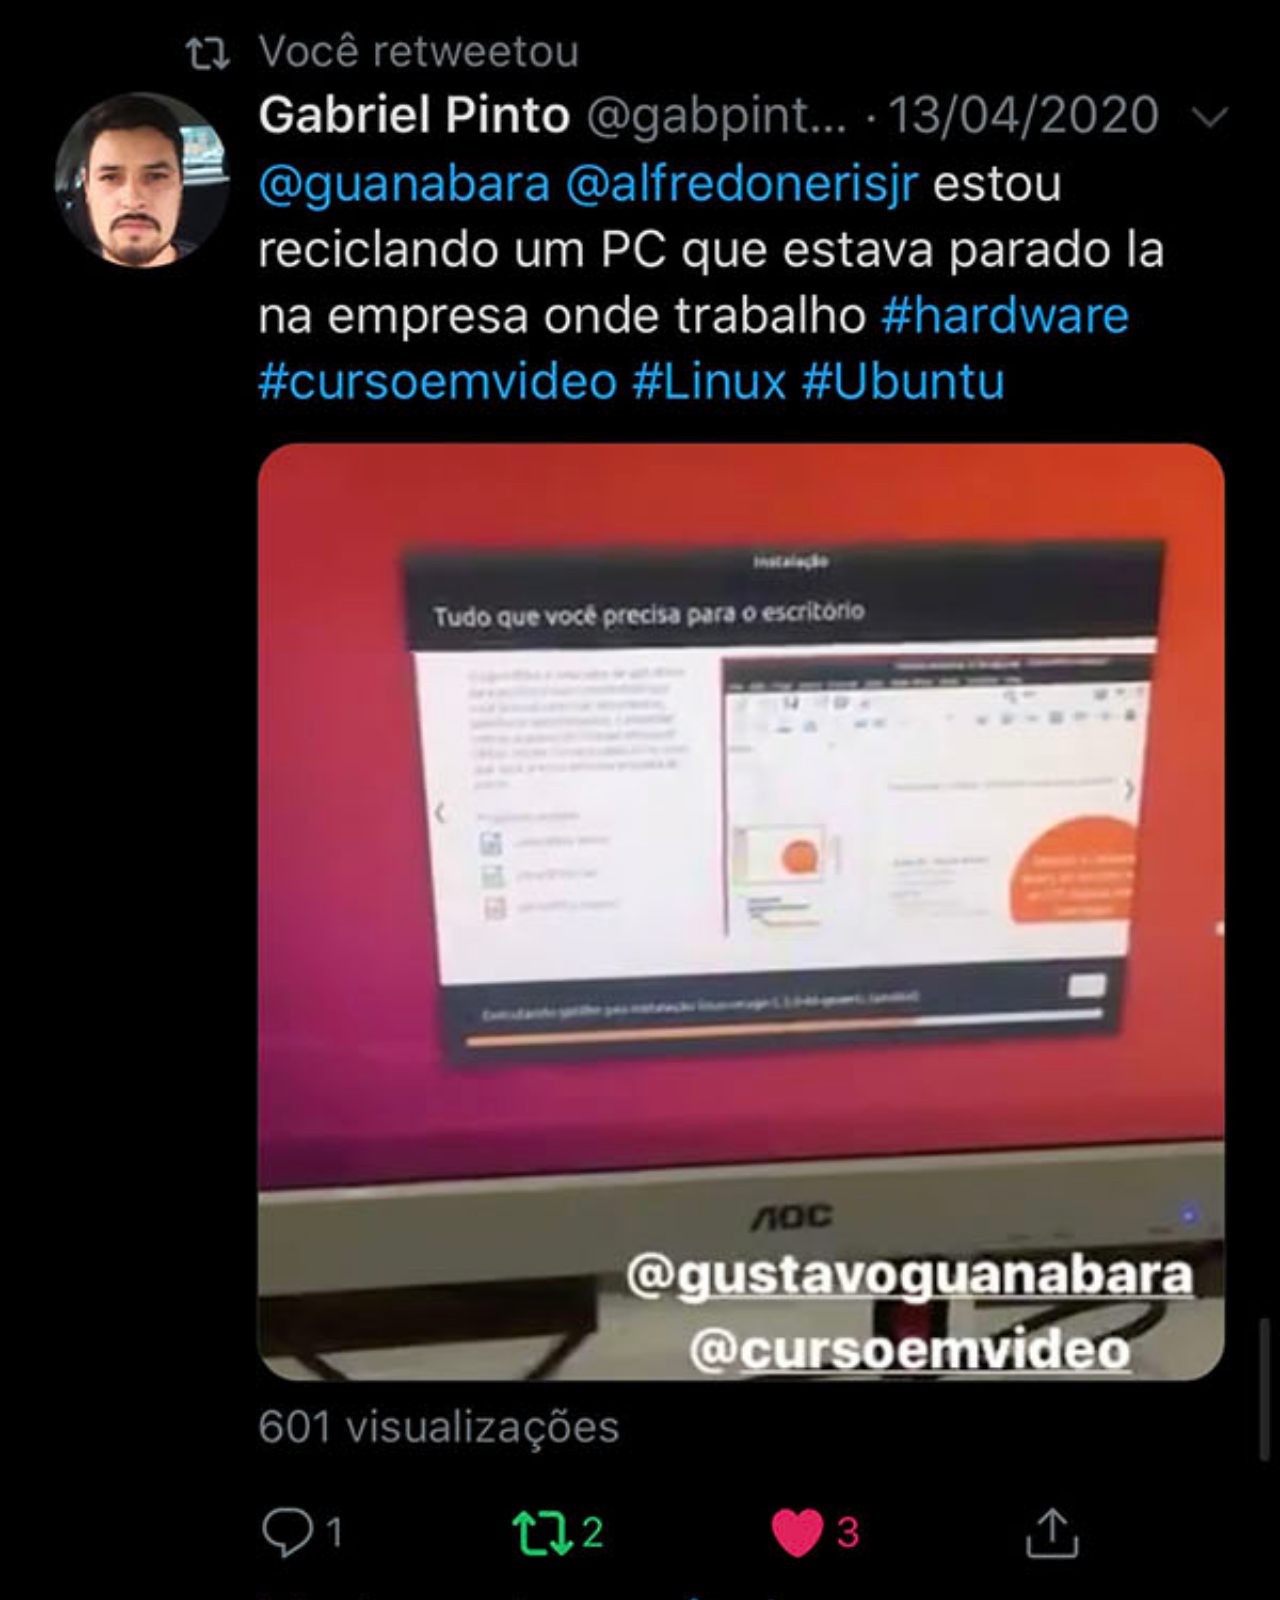
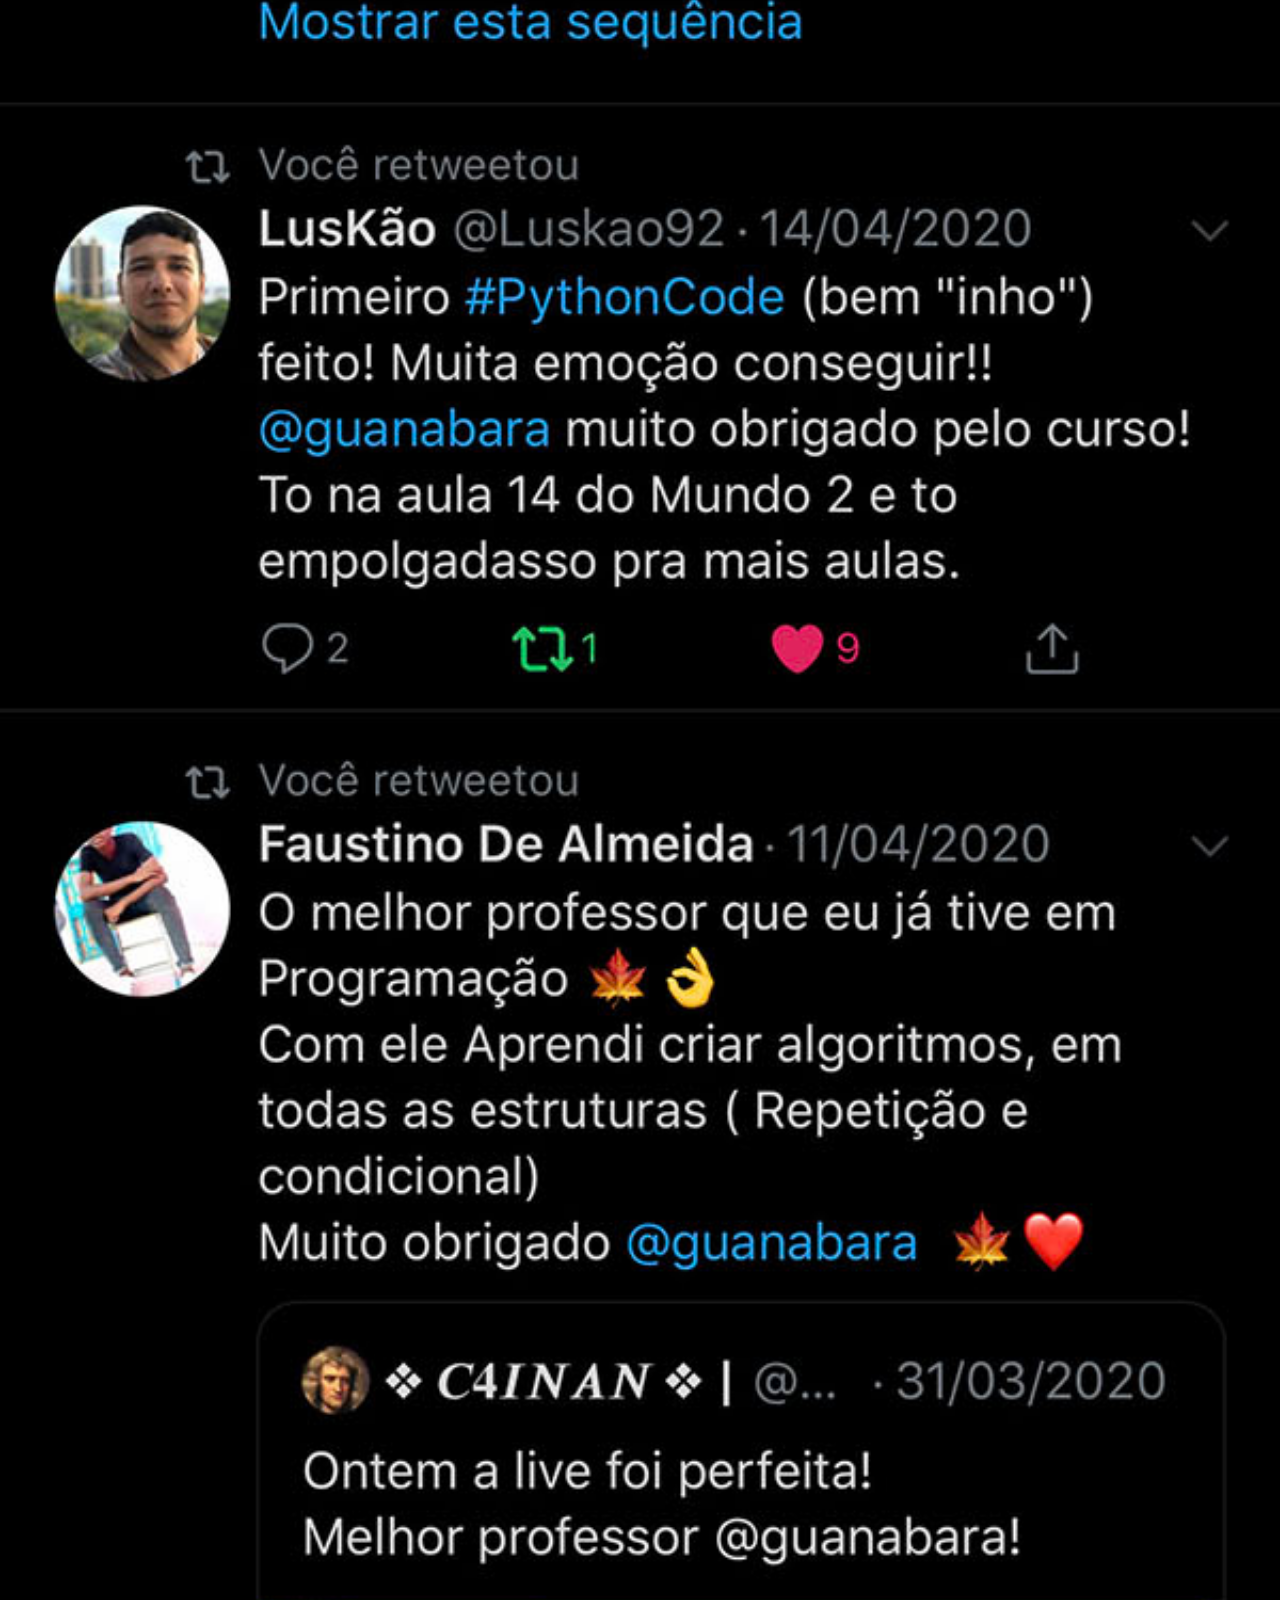
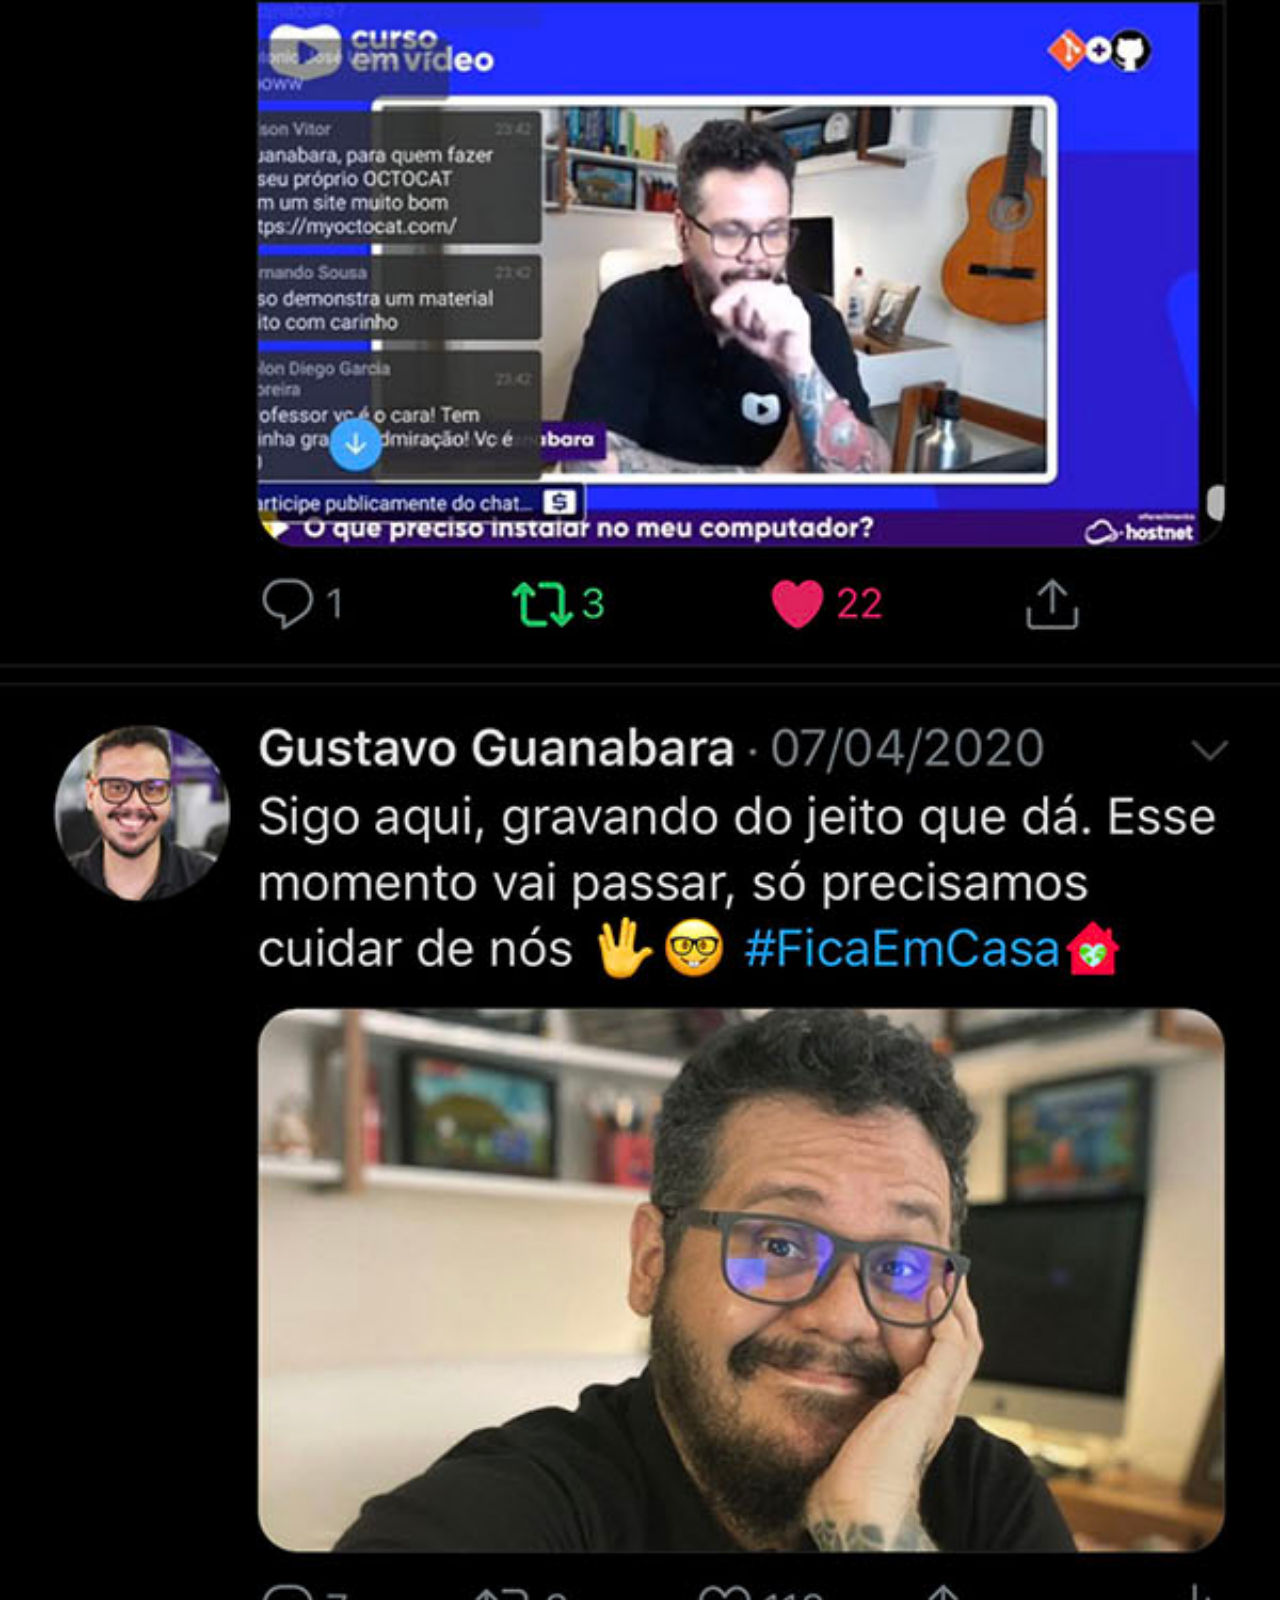
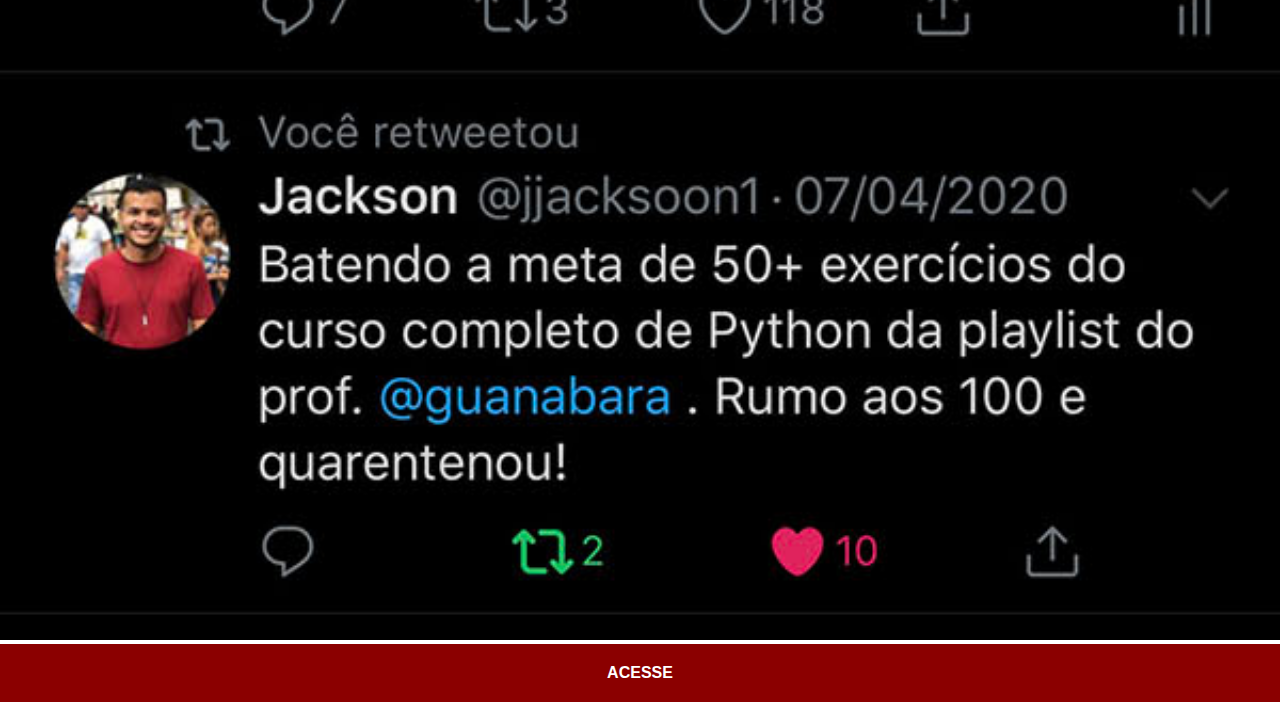
<file: twitter.html>
<!DOCTYPE html>
<html lang="pt-br">
<head>
    <meta charset="UTF-8">
    <meta name="viewport" content="width=device-width, initial-scale=1.0">
    <link rel="stylesheet" href="estilos/social.css">
    <title>Twitter</title>
</head>
<body>
    <img src="imagens/tela-twitter.jpg" alt="twitter">
    <a href="https://www.x.com/guanabara/" target="_blank">ACESSE</a>
</body>
</html>
</file>
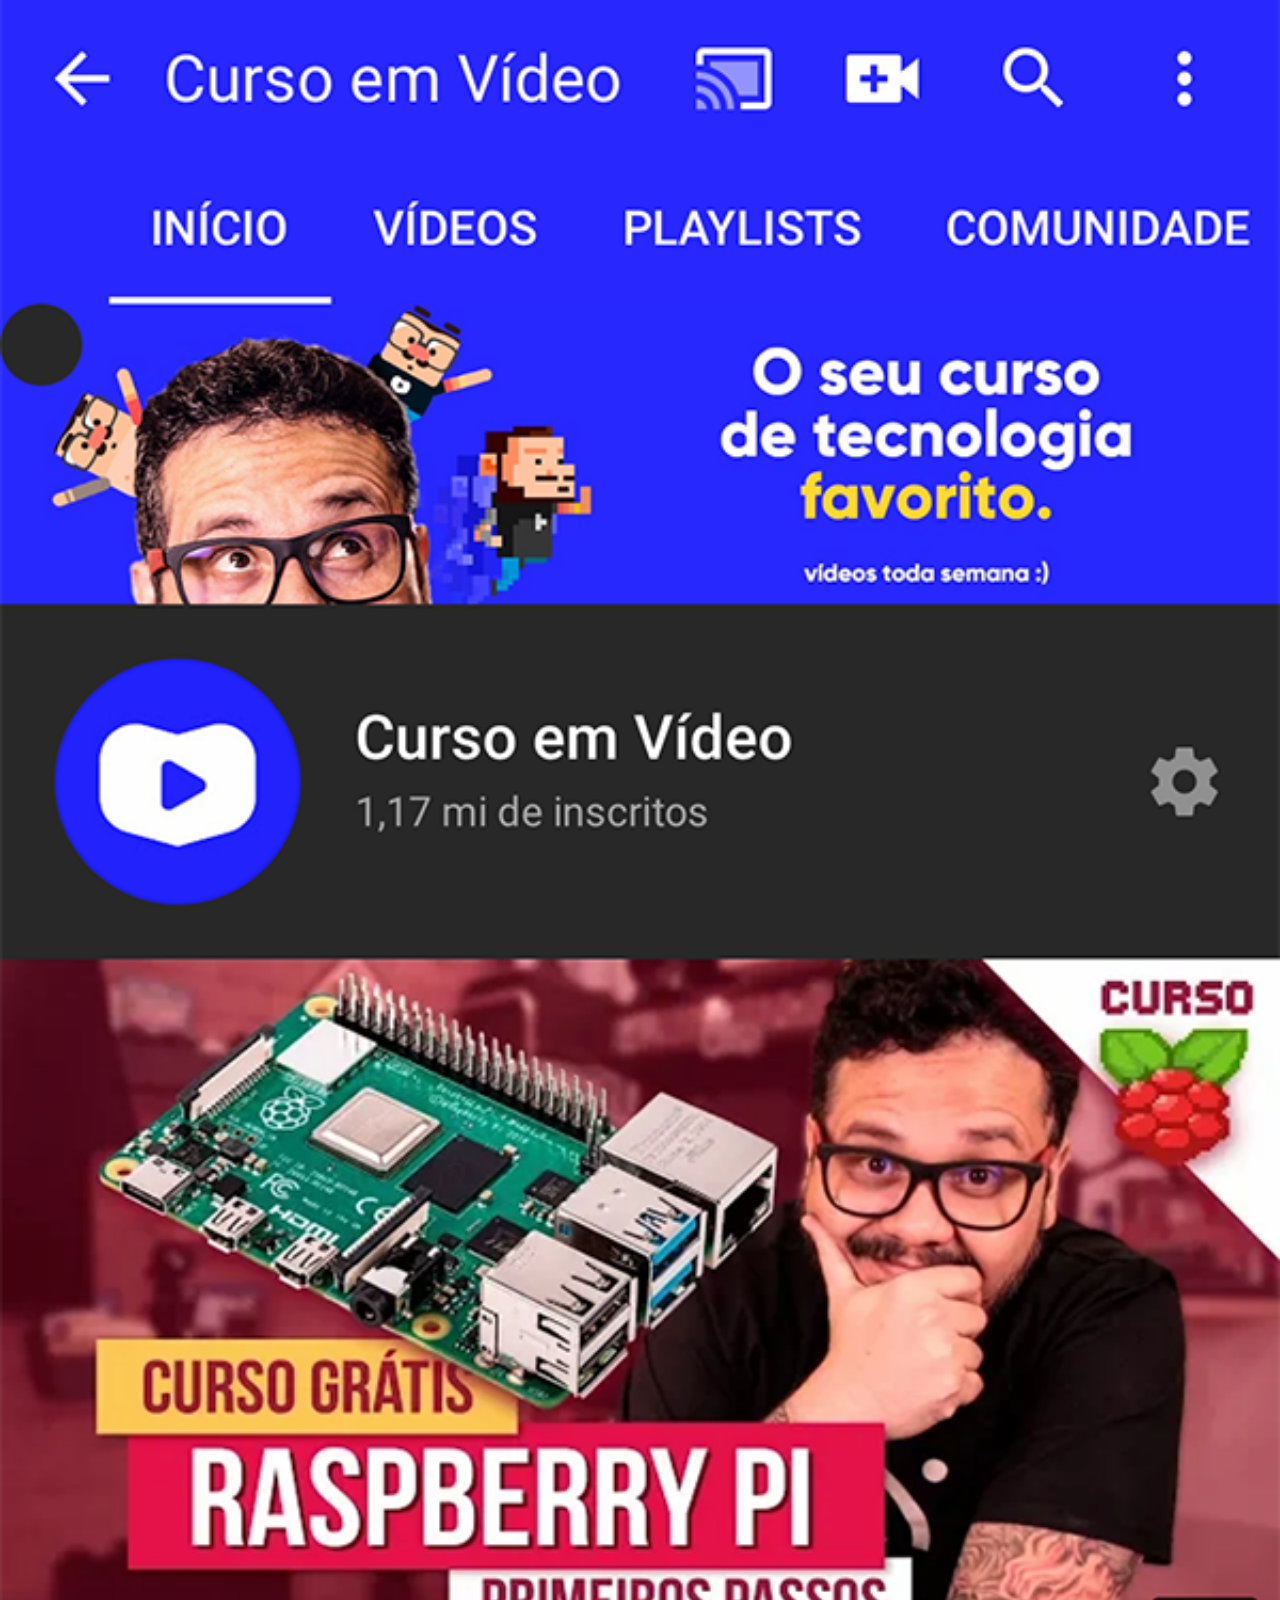
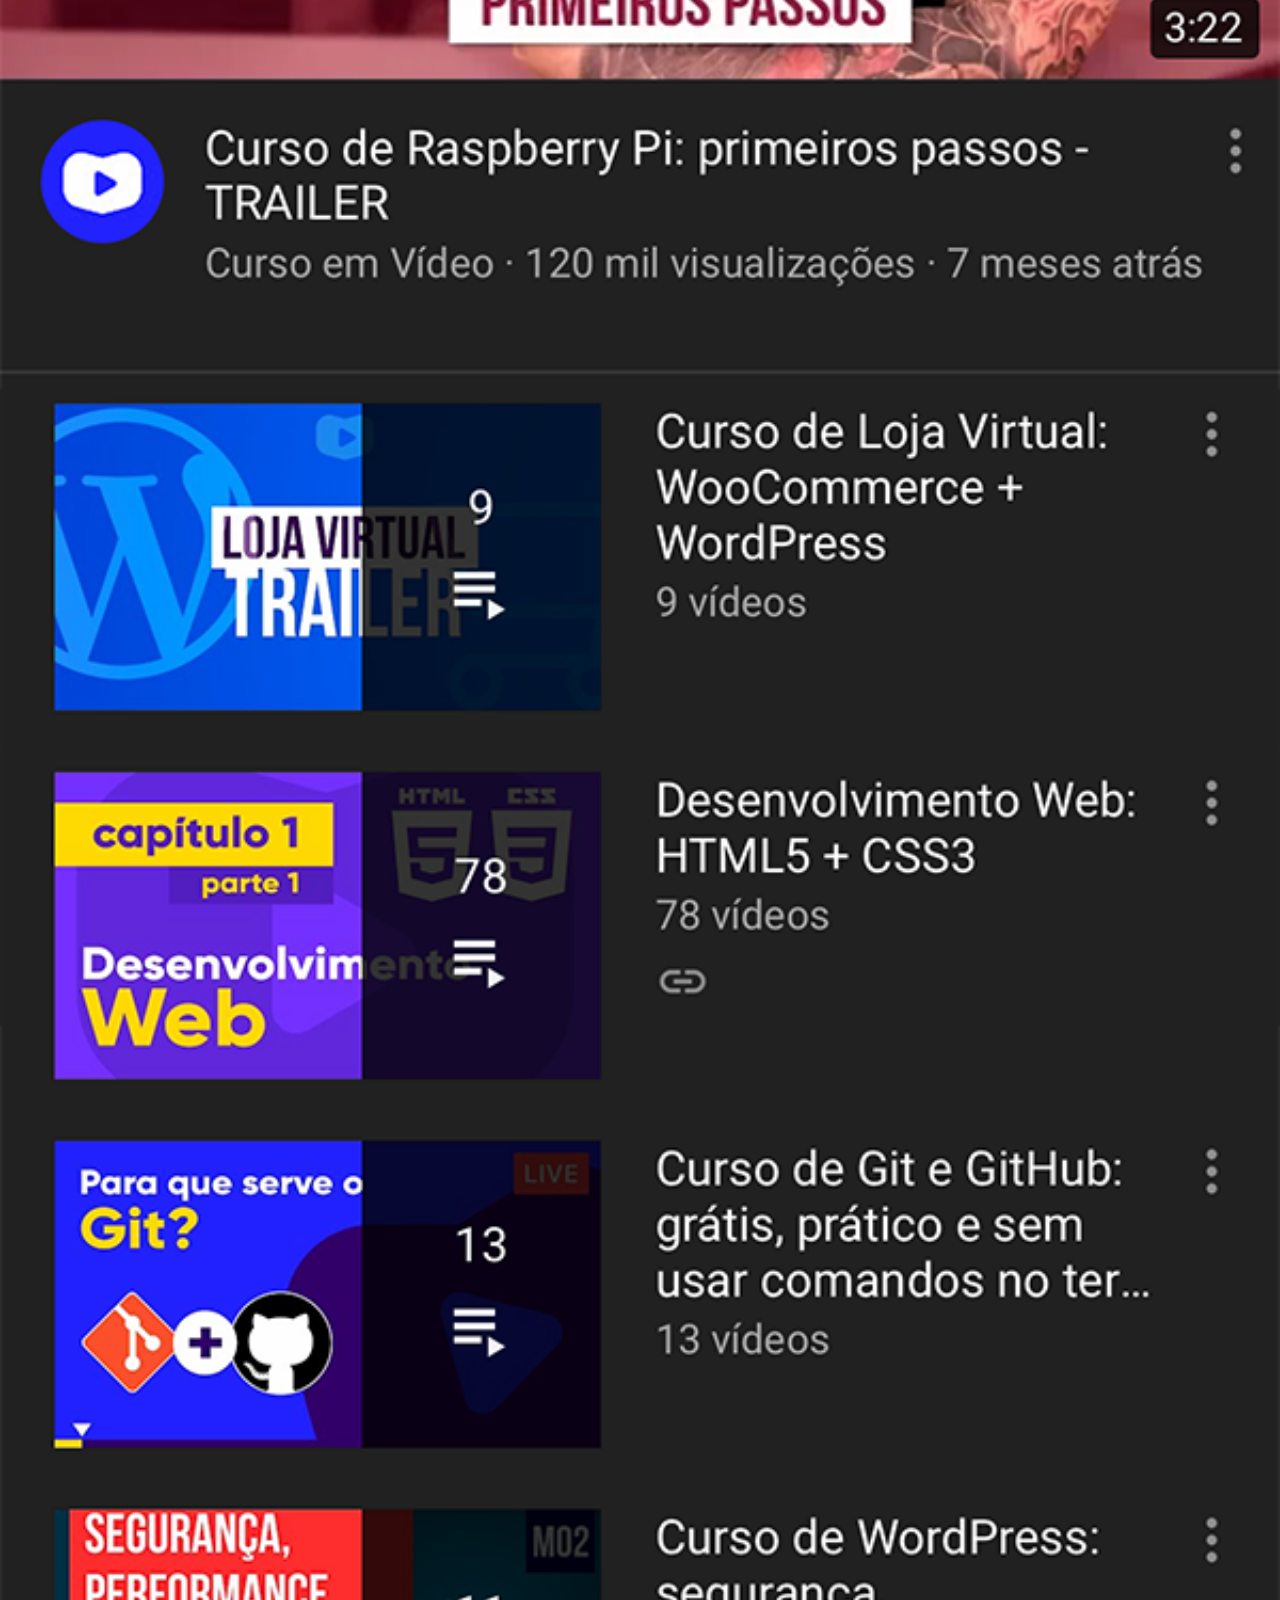
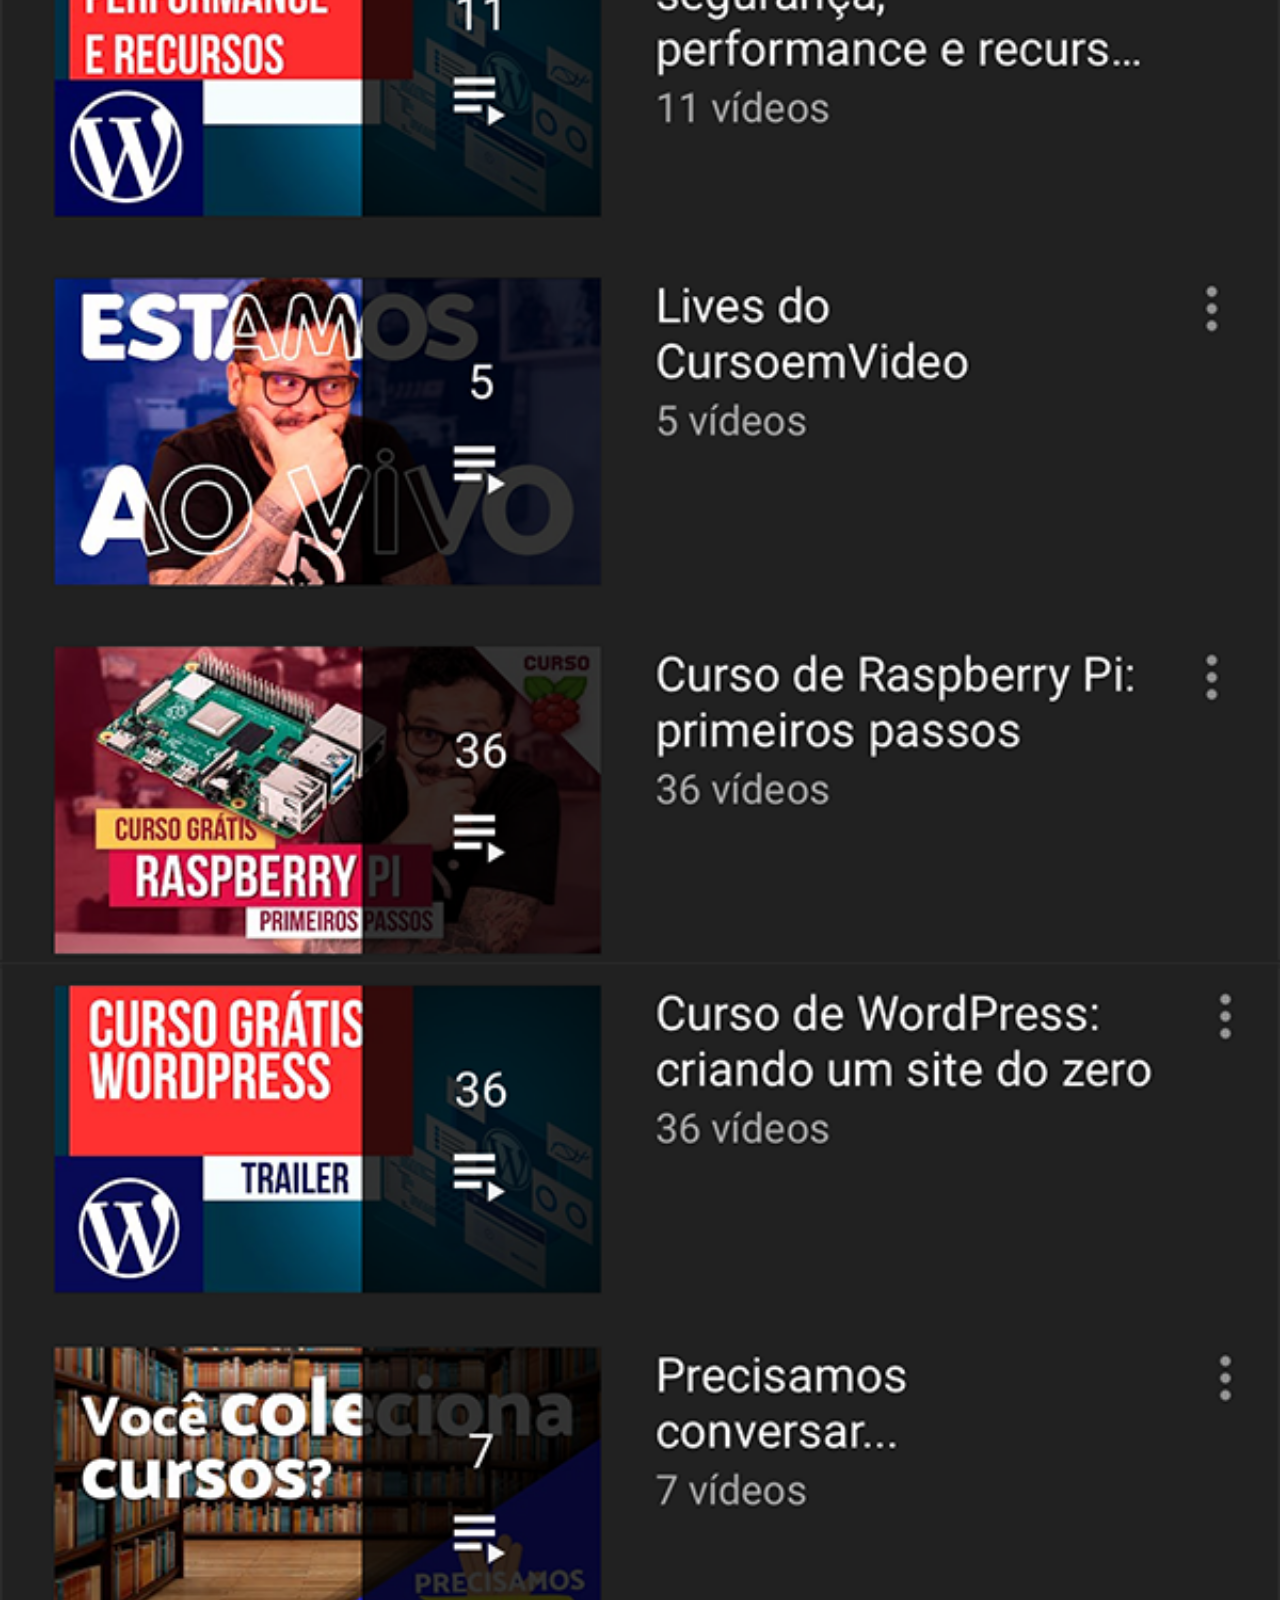
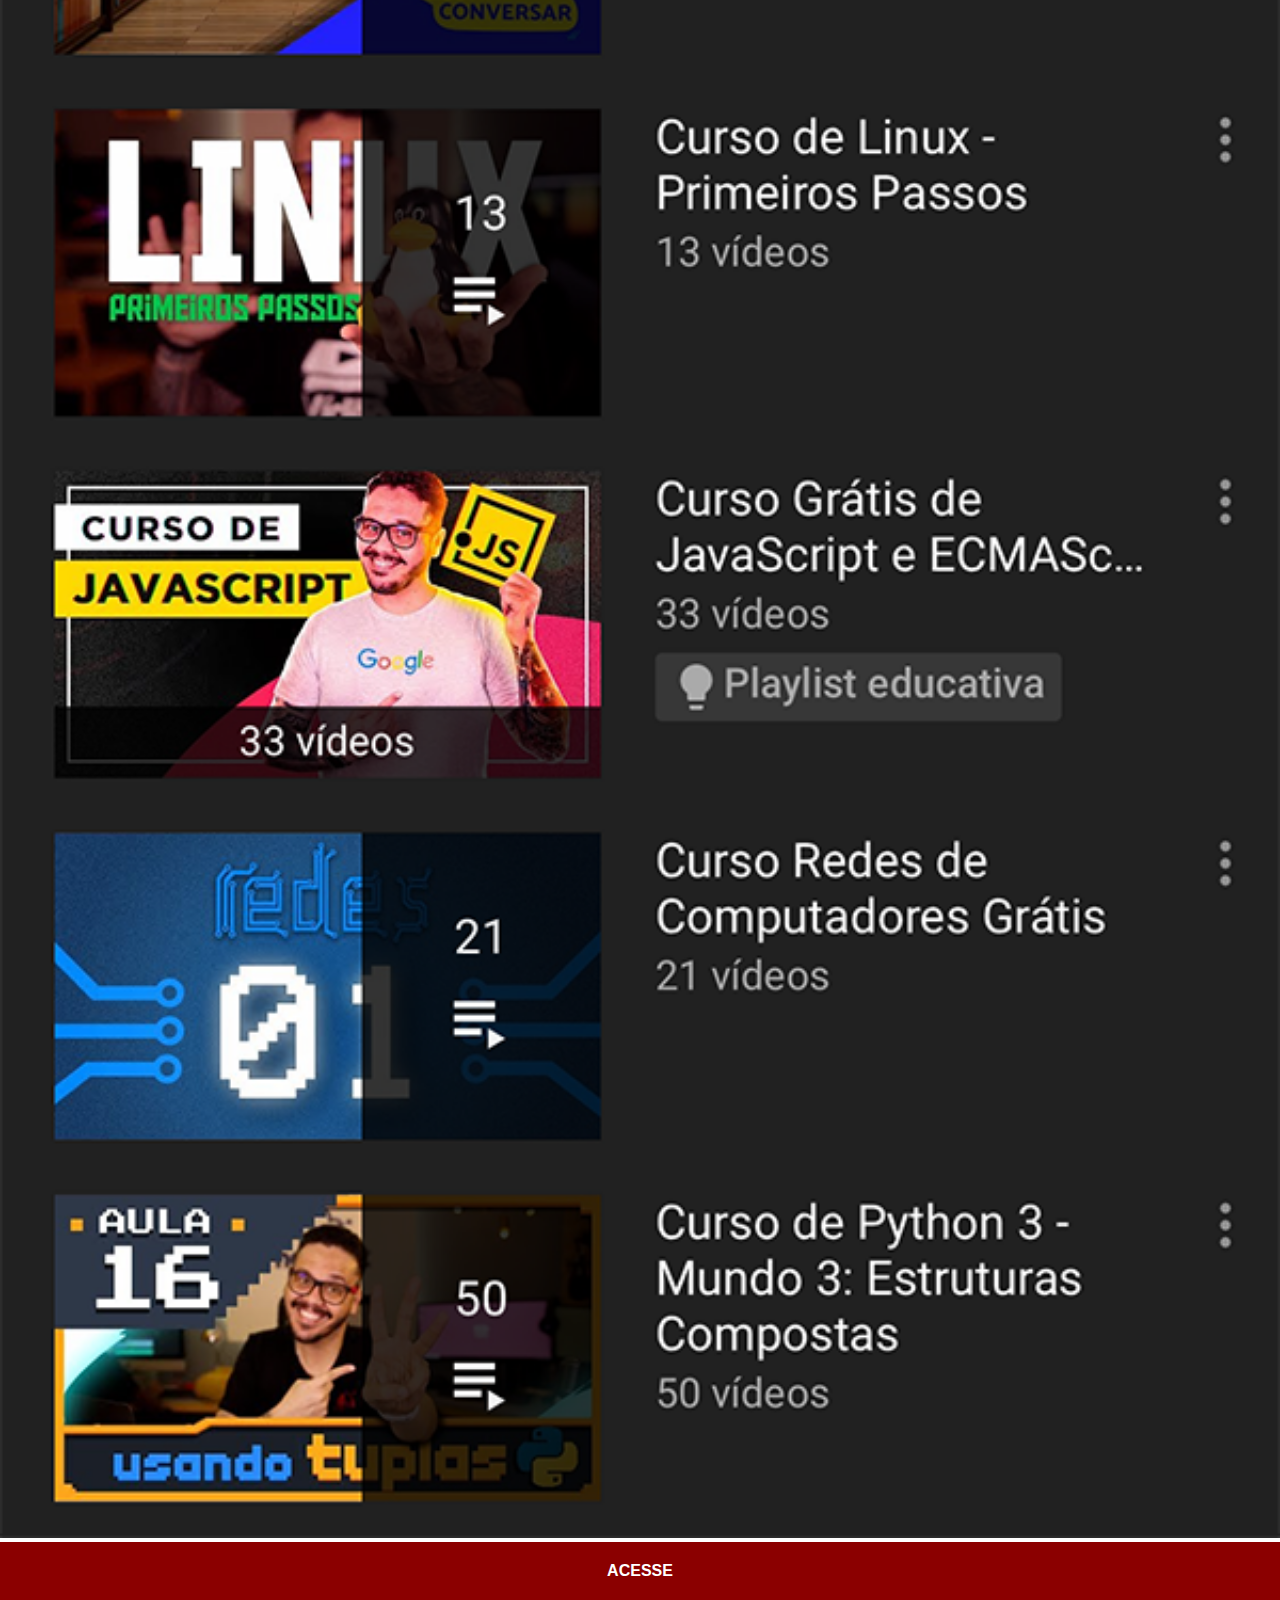
<file: youtube.html>
<!DOCTYPE html>
<html lang="pt-br">
<head>
    <meta charset="UTF-8">
    <meta name="viewport" content="width=img, initial-scale=1.0">
    <title>Youtubr</title>
    <link rel="stylesheet" href="estilos/social.css">
</head>
<body>
    <img src="imagens/tela-youtube.png" alt="Youtube">
    <a href="https://www.youtube.com/c/CursoemV%C3%ADdeo/playlists" target="_blank">ACESSE</a>
</body>
</html>
</file>
<file: estilos/style.css>
@charset "UTF-8";

* {
    margin: 0px;
    padding: 0px;
    font-family: Arial, Helvetica, sans-serif;
}

html, body {
    height: 100vh;
    width: 100vw;
    background-color: black;
}

body {
    background: url(../imagens/fundo-madeira.jpg) no-repeat top center;
    background-size: cover;
    background-attachment: fixed;
}

main {
    position: relative;
    height: 100vh;
}

section#telefone {
    position: absolute;
    top: 50%;
    left: 50%;
    transform: translate(-50%, -50%);
    height: 627px;
    width: 311px;
    background: url(../imagens/frame-iphone.png) no-repeat;
}

iframe#tela {
    position: relative;
    top: 80px;
    left: 22px;
    width: 268px;
    height: 472px;
}

section#redes {
    text-align: right;
}

section#redes img {
    height: 50px;
    width: 50px;
    margin: 15px;
    border-radius: 50%;
    box-shadow: 2px 2px 5px rgba(0, 0, 0, 0.336);
    box-sizing: border-box;
}

section#redes img:hover {
    border: 2px solid rgba(255, 255, 255, 0.616);
    transform: translate(-5px, -5px);
    box-shadow: 5px 5px 10px rgba(0, 0, 0, 0.475);
    transition: transform 0.5s, border 1s;
}
</file>
<file: estilos/social.css>
@charset "UTF-8";

* {
    margin: 0px;
    padding: 0px;
    font-family: Arial, Helvetica, sans-serif;
}

::-webkit-scrollbar {
    width: 0px;
    height: 0px;
}

img {
    width: 100vw;
}

a {
    display: block;
    background-color: darkred;
    color: white;
    padding: 20px;
    text-align: center;
    font-weight: bolder;
    text-decoration: none;
}

a:hover {
    background-color: red;
    text-decoration: underline;
}
</file>
